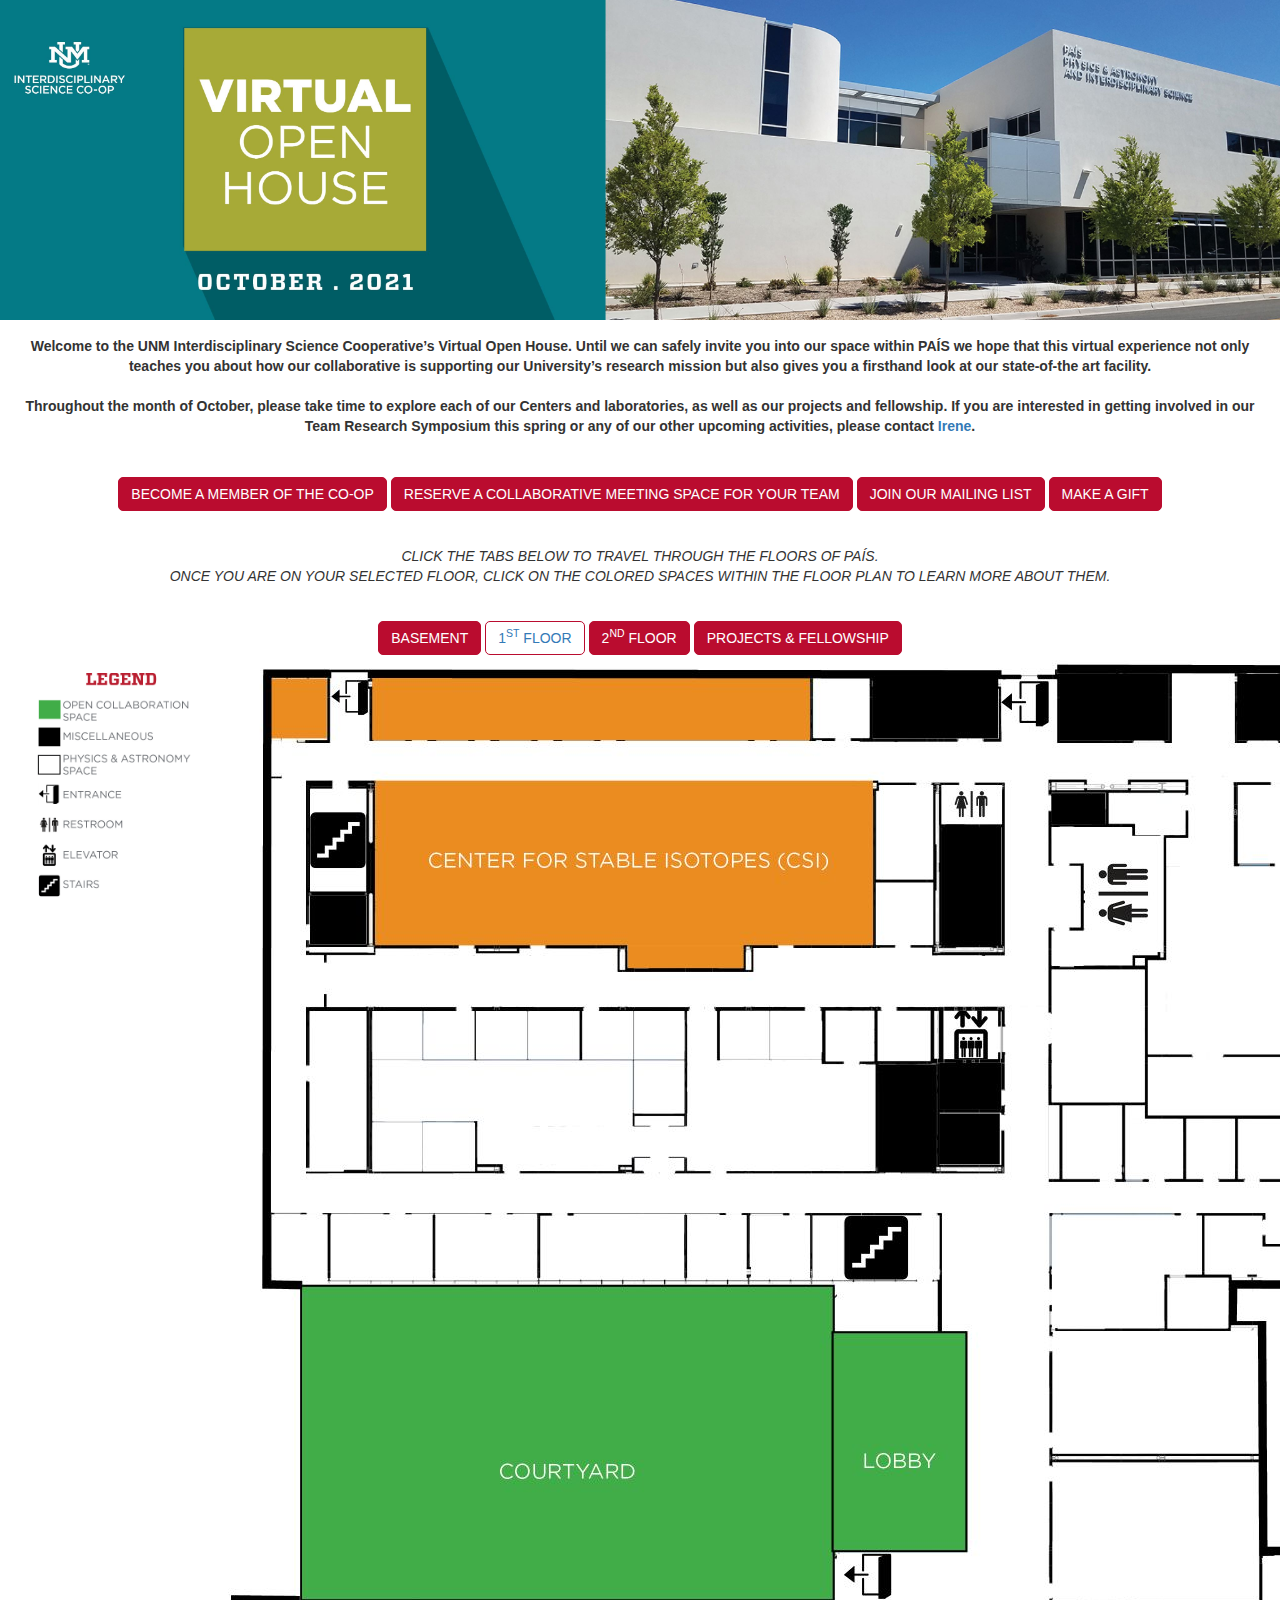
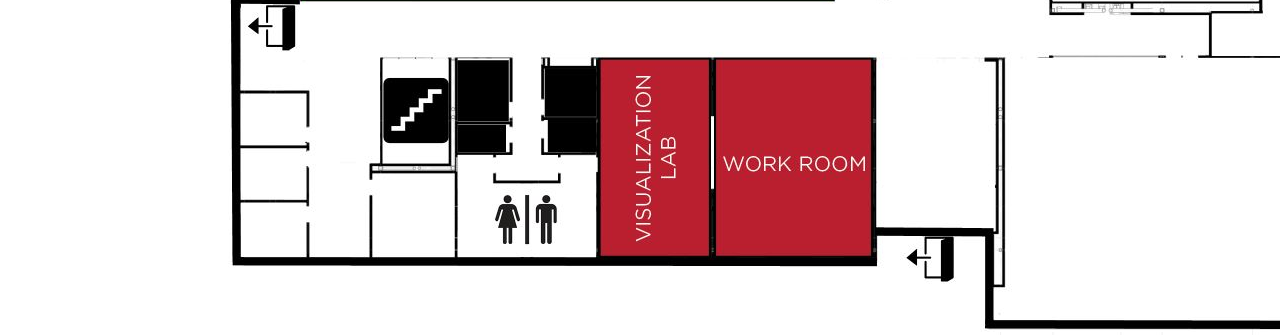
<file: index.html>
<!DOCTYPE html>
<html lang="en">

<head>

<!-- Required meta tags -->
<meta charset="utf-8">
<meta name="viewport" content="width=device-width, initial-scale=1">

<title>UNM PAIS IS Co-op Open House 2021</title>

<script type="text/javascript" src="https://cdnjs.cloudflare.com/ajax/libs/jquery/3.2.1/jquery.min.js"></script>

<!-- Latest compiled and minified CSS -->
<link rel="stylesheet" href="https://stackpath.bootstrapcdn.com/bootstrap/3.4.1/css/bootstrap.min.css" integrity="sha384-HSMxcRTRxnN+Bdg0JdbxYKrThecOKuH5zCYotlSAcp1+c8xmyTe9GYg1l9a69psu" crossorigin="anonymous">

<!-- Latest compiled and minified JavaScript -->
<script src="https://stackpath.bootstrapcdn.com/bootstrap/3.4.1/js/bootstrap.min.js" integrity="sha384-aJ21OjlMXNL5UyIl/XNwTMqvzeRMZH2w8c5cRVpzpU8Y5bApTppSuUkhZXN0VxHd" crossorigin="anonymous"></script>

<script src="js/wz_jsgraphics.js" type="text/javascript"></script>
<script src="js/mapper/mapper.js" type="text/javascript"></script>

<link rel="stylesheet" type="text/css" href="styles_openhouse.css">

</head>

<body> 
<img class="img-responsive" src="img/WEB_HERO_Open House.jpg" alt="WEB_HERO_Open House" >

<div class="alert alert-light text-center" role="alert" id="introDiv">
  <p><b>Welcome to the UNM Interdisciplinary Science Cooperative’s Virtual Open House. Until we can safely invite you 
into our space within PAÍS we hope that this virtual experience not only teaches you about how our 
collaborative is supporting our University’s research mission but also gives you a firsthand look at our state-of-the art facility.
<br/><br/>Throughout the month of October, please take time to explore each of our Centers and laboratories, as well as our projects and fellowship. 
If you are interested in getting involved in our Team Research Symposium this spring or any of our other upcoming activities, please contact <a href = "mailto: igray@unm.edu">Irene</a>.</b></p>
</div>

<div class="text-center">
<div class="btn-group" role="group">
  <a href="https://isco-op.unm.edu/community/membership.html" target="_blank" class="btn btn-primary" >BECOME A MEMBER OF THE CO-OP</a>
  <a href="https://isco-op.unm.edu/meeting-space/room-request.html" target="_blank" class="btn btn-primary" >RESERVE A COLLABORATIVE MEETING SPACE FOR YOUR TEAM</a>
  <a href="https://forms.unm.edu/forms/newsletter_mailing_list_signup" target="_blank" class="btn btn-primary" >JOIN OUR MAILING LIST</a>
  <a href="https://isco-op.unm.edu/community/giving-opportunities.html" target="_blank" class="btn btn-primary" >MAKE A GIFT</a>
</div>
</div>

<p id="tabs"></p>

<p class="text-center"><i><br>CLICK THE TABS BELOW TO TRAVEL THROUGH THE FLOORS OF PAÍS.<br> ONCE YOU ARE ON YOUR SELECTED
FLOOR, CLICK ON THE COLORED SPACES WITHIN THE FLOOR PLAN TO LEARN MORE ABOUT THEM.<br><br></i></p>


<div class="text-center">
    <div class="btn-group" role="group">
        <a href="index0.html#tabs" class="btn btn-primary">BASEMENT</a>
        <a href="index.html#tabs" id="active" class="btn btn-outline-primary">1<sup>ST</sup> FLOOR</a>
        <a href="index2.html#tabs" class="btn btn-primary">2<sup>ND</sup> FLOOR</a>
        <a href="indexpf.html#tabs" class="btn btn-primary">PROJECTS & FELLOWSHIP</a>
    </div>
</div>


<div style="display: flex; justify-content: center;">
    <div class="col-md-2">
        <img class="img-responsive" src="img/Floor Plan Legend.jpg" alt="legend" >
    </div>
    <div class="col-md-10">
        <!-- Image Map Generated by http://www.image-map.net/ -->
        <img class="mapper img-responsive" src="img/L1_V2.jpg" alt="1st floor" width="1200" usemap="#image-map1">
    </div>
</div>

<map name="image-map1">
    <area alt="Viz Lab" data-toggle="modal" data-target="#vizlab" href="#" coords="372,997,483,1195" shape="rect" class="mapper showcoords iborder3320ff icolorffffff" >
    <area alt="Work Room" data-toggle="modal" data-target="#workroom" href="#" coords="489,997,644,1199" shape="rect" class="mapper showcoords iborder3320ff icolorffffff" >
    <area alt="Courtyard" data-toggle="modal" data-target="#courtyard" href="#" coords="74,625,603,939" shape="rect" class="mapper showcoords iborder3320ff icolorffffff" >
    <area alt="Lobby 1st Floor" data-toggle="modal" data-target="#lobby1" href="#" coords="605,673,739,890" shape="rect" class="mapper showcoords iborder3320ff icolorffffff" >
    <area alt="csi0" data-toggle="modal" data-target="#csi" href="#" coords="42,18.5,99,78" shape="rect" id="csi0" class="mapper showcoords iborder3320ff icolorffffff" rel="csi1,csi2">
    <area alt="csi1" data-toggle="modal" data-target="#csi" href="#" coords="143,17,582,79" shape="rect" id="csi1" class="mapper showcoords iborder3320ff icolorffffff" rel="csi0,csi2">
    <area alt="csi2" data-toggle="modal" data-target="#csi" href="#" coords="146,119,648,122,645,285,517,285,517,310,400,308,400,287,147,286" shape="poly" id="csi2" class="mapper showcoords iborder3320ff icolorffffff" rel="csi0,csi1">
</map>

<div class="modal fade" id="vizlab" tabindex="-1" aria-labelledby="vizlab" aria-hidden="true">
  <div class="modal-dialog ">
    <div class="modal-content">
      <div class="modal-header">
        <button type="button" class="close" data-dismiss="modal" aria-label="Close">&times;</button>
        <h5 class="modal-title">Visualization Lab</h5>
      </div>
      <div class="modal-body">

          <img class="img-responsive" src="img/1st Floor/VizLab1.jpg" /> 
          
          <div>
            <a href="https://isco-op.unm.edu/meeting-space/visualization-lab.html" class="btn btn-primary" target="_blank">Website</a>
            <a href="https://isco-op.unm.edu/meeting-space/room-request.html" class="btn btn-primary" target="_blank">Reserve the Space</a>
          </div>
          <p>This isn't your average video wall - it's a groundbreaking visualization environment that brings big understanding to big data. With a 150,000,000 pixel resolution (23,040 x 6480), anything is possible.</p>

          <ul>
            <li>18 4K monitors that can be used as one screen or separately</li>
            <li>8 tables with charging stations</li>
            <li>Seating for up to 20 people</li>
            <li>3 large white boards</li>
            <li>Window shades for privacy, if needed</li>
            <li>Blazing fast Wi-Fi</li>
          </ul>
          <p style="text-align:center;">
          <img class="thumbnail" src="img/1st Floor/VizLab2.jpg" /> 
          </p>
        
      </div>
      <div class="modal-footer">
        <button type="button" class="btn btn-secondary" data-dismiss="modal">Close</button>
      </div>
    
    </div>
  </div>
</div>

<div class="modal fade" id="workroom" tabindex="-1" aria-labelledby="workroom" aria-hidden="true">
  <div class="modal-dialog">
    <div class="modal-content">
      <div class="modal-header">
        <button type="button" class="close" data-dismiss="modal" aria-label="Close">&times;</button>
        <h5 class="modal-title">Work Room</h5>
      </div>
      <div class="modal-body">
  <img  class="img-responsive" src="img/1st Floor/Work Room.jpg" /> 

  <div>
    <a href="https://isco-op.unm.edu/meeting-space/work-room.html" class="btn btn-primary" target="_blank">Website</a>
    <a href="https://isco-op.unm.edu/meeting-space/room-request.html" class="btn btn-primary" target="_blank">Reserve the Space</a>
  </div>
  <p>Break into groups in the work room for code training or bring everyone together for a presentation. The Visualization Lab in the adjoining room also opens into this space, turning the incredible display next door from a research tool into a research training tool. </p>

  <ul>
    <li>One electronic screen with projector</li>
    <li>Seating for up to 40 people</li>
    <li>2 walls of white boards</li>
    <li>Window shades for privacy, if needed</li>
    <li>Complimentary Wi-Fi</li>
  </ul> 
        
      </div>
      <div class="modal-footer">
        <button type="button" class="btn btn-secondary" data-dismiss="modal">Close</button>
      </div>
    
    </div>
  </div>
</div>

<div class="modal fade" id="courtyard" tabindex="-1" aria-labelledby="courtyard" aria-hidden="true">
  <div class="modal-dialog">
    <div class="modal-content">
      <div class="modal-header">
        <button type="button" class="close" data-dismiss="modal" aria-label="Close">&times;</button>
        <h5 class="modal-title"><h5 class="modal-title">PAÍS Courtyard</h5>
      </div>
      <div class="modal-body">
  <img  class="img-responsive" src="img/1st Floor/Courtyard.jpg" /> 

  <p>Everyone who enters PAÍS from the west entrance is greeted to a welcoming sitting area that can be used for group work, to relax, or even for private events (please contact <a href = "mailto: igray@unm.edu">Irene Gray</a> if you are interested in reserving the space). </p>
    
      </div>
      <div class="modal-footer">
        <button type="button" class="btn btn-secondary" data-dismiss="modal">Close</button>
      </div>
    
    </div>
  </div>
</div>

<div class="modal fade" id="lobby1" tabindex="-1" aria-labelledby="lobby1" aria-hidden="true">
  <div class="modal-dialog">
    <div class="modal-content">
      <div class="modal-header">
        <button type="button" class="close" data-dismiss="modal" aria-label="Close">&times;</button>
        <h5 class="modal-title">1<sup>st</sup> Floor Lobby</h5>
      </div>
      <div class="modal-body">
  <img  class="img-responsive" src="img/1st Floor/Lobby_1st_Floor.jpg" /> 

  <p>PAÍS was built with the intent to bring people together and the spaces within it reflect this throughout. Brightly colored areas, like the Lobby, indicate open areas within the building that anyone is welcome to collaborate in at any given moment. No reservation required. White boards, tables, and USB ports are all available in these spaces and everyone has access to the Wi-Fi within the building to expand upon their ideas.
    <br><br> Across from the Lobby is one of our newest installations, the PAÍS donor wall. As a thank you to those who helped make the building and the programs within it possible, the donor wall stands as a testament to the power of people coming together to create change.
  </p>
  <p style="text-align:center;">
  <img class="thumbnail" src="img/1st Floor/Donor Wall.jpg" /> 
  </p>
  <h4 style="text-align:center;">Donor Wall</h4>
        
      </div>
      <div class="modal-footer">
        <button type="button" class="btn btn-secondary" data-dismiss="modal">Close</button>
      </div>
    
    </div>
  </div>
</div>

<div class="modal fade" id="csi" tabindex="-1" aria-labelledby="csi" aria-hidden="true">
  <div class="modal-dialog">
    <div class="modal-content">
      <div class="modal-header">
        <button type="button" class="close" data-dismiss="modal" aria-label="Close">&times;</button>
        <h5 class="modal-title">Center for Stable Isotopes</h5>
      </div>
      <div class="modal-body">
  <img  class="img-responsive" src="img/1st Floor/CSI/CSI2.JPG" />
  <div class="btn-group">
    <a href="https://isco-op.unm.edu/centers/csi.html" class="btn btn-primary" target="_blank">Website</a>
    <button class="btn btn-primary" data-target="#secondModal_csi" data-toggle="modal">Video</button>
    <div class="btn-group">
        <button class="btn btn-primary dropdown-toggle" type="button" id="dropdown-csi" data-toggle="dropdown" aria-expanded="false">News
            <span class="caret"></span></button>
          <ul class="dropdown-menu" aria-labelledby="dropdown-csi">
            <li><a class="dropdown-item" href="https://isco-op.unm.edu/community/news/internationally-recognized-short-course-makes-its-new-home-at-unm.html" target="_blank">Nationally Recognized Short Course Makes Its Home at UNM</a></li>
            <li><a class="dropdown-item" href="https://isco-op.unm.edu/community/news/csi-awarded-three-year-nsf-collaborative-grant.html" target="_blank">CSI Awarded Three-Year NSF Collaborative Grant</a></li>
          </ul>
    </div>
  </div>
    
  <p>As one of the largest stable isotope centers in the United States in terms of instrumentation and cutting-edge analytical capabilities, the Center for Stable Isotopes (CSI) collaborates with approximately 50 universities and research institutions throughout the world on their research. Within this lab, applications range from routine analyses to complex, state-of-the-art measurements that are done in only a handful of other laboratories around the world.</p>
  <p style="text-align:center;" >
  <img class="thumbnail" src="img/1st Floor/CSI/CSI1.jpg" />
  <img class="thumbnail" src="img/1st Floor/CSI/CSI3.jpg" />
  <img class="thumbnail" src="img/1st Floor/CSI/IsoCamp1.jpg" />
  <img class="thumbnail" src="img/1st Floor/CSI/Rock.JPG" />
  </p>
      </div>
      <div class="modal-footer">
        <button type="button" class="btn btn-secondary" data-dismiss="modal">Close</button>
      </div>
    
    </div>
  </div>
</div>

<div class="modal fade" id="secondModal_csi" tabindex="-1" aria-labelledby="secondModal_csi" aria-hidden="true">
  <div class="modal-dialog modal-lg">
    <div class="modal-content">
      <div class="modal-header">
        <button type="button" class="close" data-dismiss="modal" aria-label="Close">&times;</button>
      </div>
      <div class="modal-body">
<div class="embed-responsive embed-responsive-16by9">
            <iframe src="https://www.youtube.com/embed/tqtH-FIS2h8" frameborder="0" allowfullscreen></iframe>
 </div>
      </div>    
    </div>
  </div>
</div>


</body> 
</html>
</file>
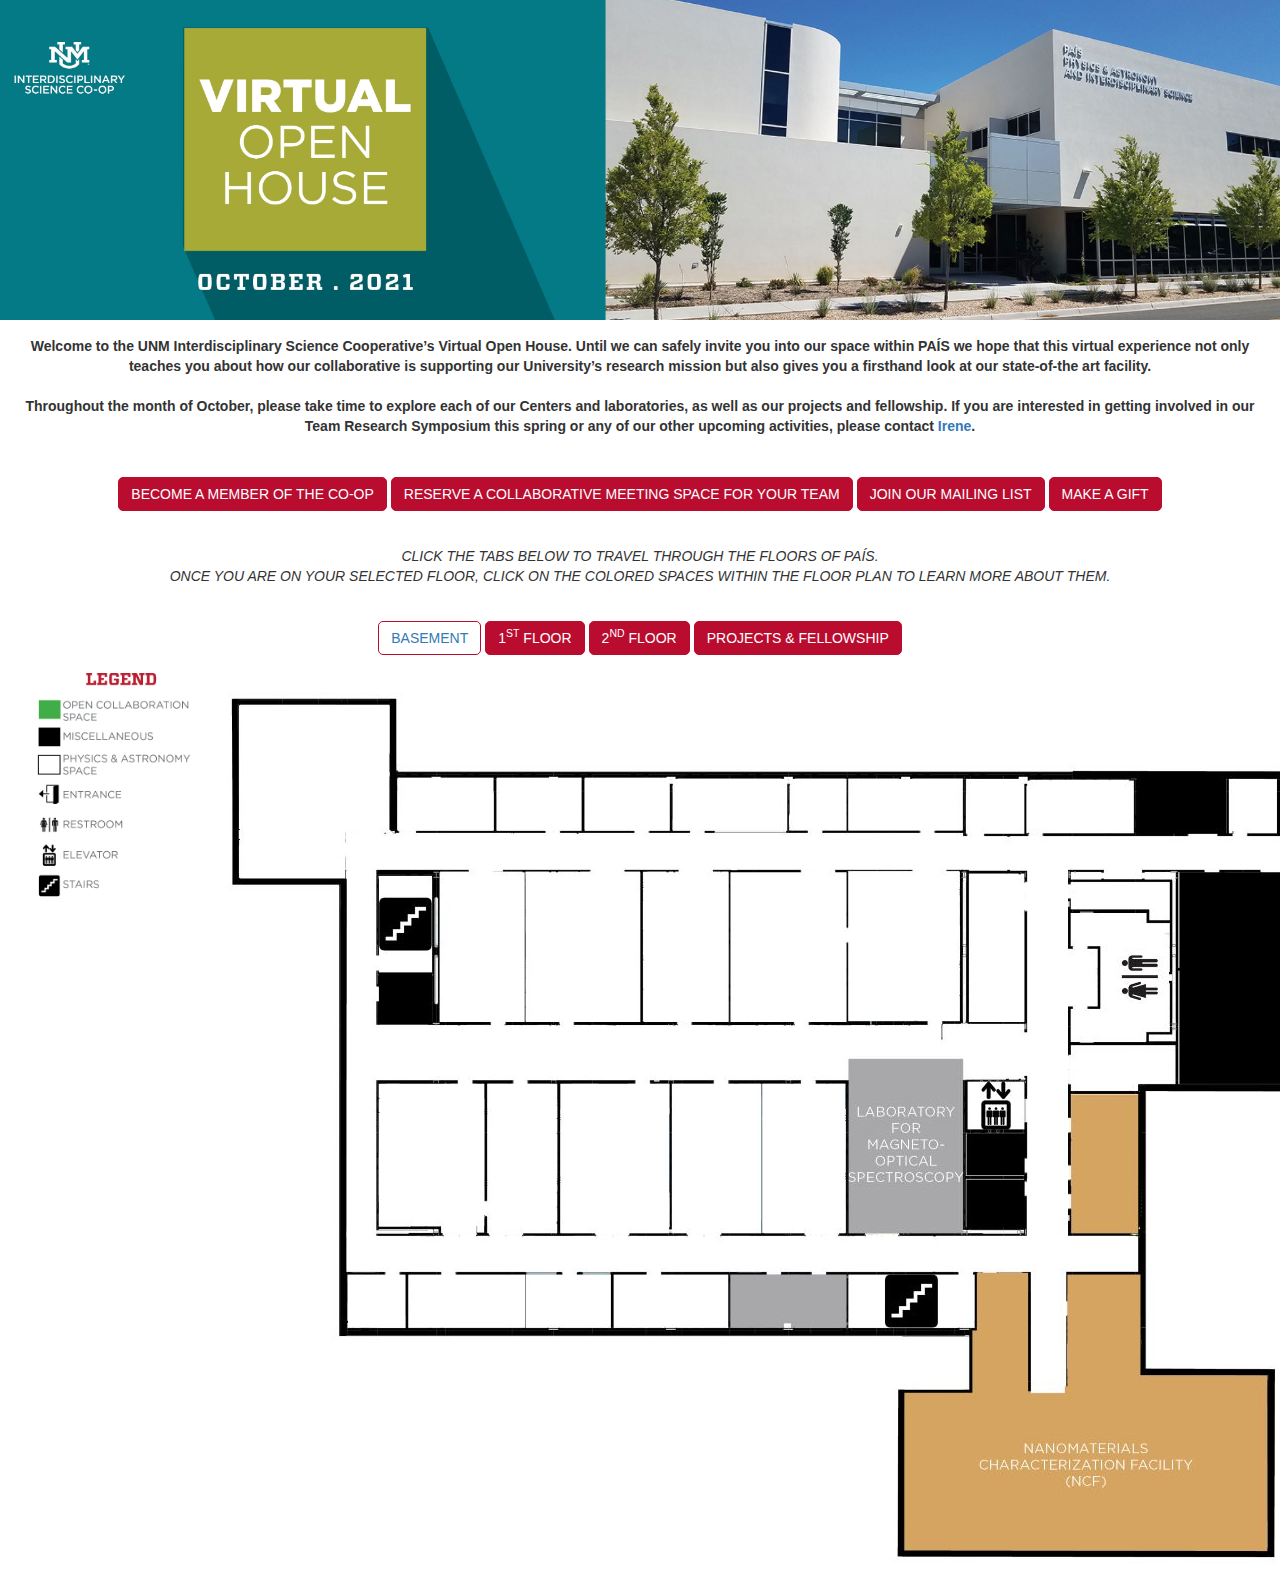
<file: index0.html>
<!DOCTYPE html>
<html lang="en">

<head>

<!-- Required meta tags -->
<meta charset="utf-8">
<meta name="viewport" content="width=device-width, initial-scale=1">

<title>UNM PAIS IS Co-op Open House 2021</title>

<script type="text/javascript" src="https://cdnjs.cloudflare.com/ajax/libs/jquery/3.2.1/jquery.min.js"></script>

<!-- Latest compiled and minified CSS -->
<link rel="stylesheet" href="https://stackpath.bootstrapcdn.com/bootstrap/3.4.1/css/bootstrap.min.css" integrity="sha384-HSMxcRTRxnN+Bdg0JdbxYKrThecOKuH5zCYotlSAcp1+c8xmyTe9GYg1l9a69psu" crossorigin="anonymous">

<!-- Latest compiled and minified JavaScript -->
<script src="https://stackpath.bootstrapcdn.com/bootstrap/3.4.1/js/bootstrap.min.js" integrity="sha384-aJ21OjlMXNL5UyIl/XNwTMqvzeRMZH2w8c5cRVpzpU8Y5bApTppSuUkhZXN0VxHd" crossorigin="anonymous"></script>

<script src="js/wz_jsgraphics.js" type="text/javascript"></script>
<script src="js/mapper/mapper.js" type="text/javascript"></script>

<link rel="stylesheet" type="text/css" href="styles_openhouse.css">

</head>

<body> 
<img class="img-responsive" src="img/WEB_HERO_Open House.jpg" alt="WEB_HERO_Open House" >

<div class="alert alert-light text-center" role="alert" id="introDiv">
  <p><b>Welcome to the UNM Interdisciplinary Science Cooperative’s Virtual Open House. Until we can safely invite you 
into our space within PAÍS we hope that this virtual experience not only teaches you about how our 
collaborative is supporting our University’s research mission but also gives you a firsthand look at our state-of-the art facility.
<br/><br/>Throughout the month of October, please take time to explore each of our Centers and laboratories, as well as our projects and fellowship. 
If you are interested in getting involved in our Team Research Symposium this spring or any of our other upcoming activities, please contact <a href = "mailto: igray@unm.edu">Irene</a>.</b></p>
</div>

<div class="text-center">
<div class="btn-group" role="group">
  <a href="https://isco-op.unm.edu/community/membership.html" target="_blank" class="btn btn-primary" >BECOME A MEMBER OF THE CO-OP</a>
  <a href="https://isco-op.unm.edu/meeting-space/room-request.html" target="_blank" class="btn btn-primary" >RESERVE A COLLABORATIVE MEETING SPACE FOR YOUR TEAM</a>
  <a href="https://forms.unm.edu/forms/newsletter_mailing_list_signup" target="_blank" class="btn btn-primary" >JOIN OUR MAILING LIST</a>
  <a href="https://isco-op.unm.edu/community/giving-opportunities.html" target="_blank" class="btn btn-primary" >MAKE A GIFT</a>
</div>
</div>

<p id="tabs"></p>

<p class="text-center"><i><br>CLICK THE TABS BELOW TO TRAVEL THROUGH THE FLOORS OF PAÍS.<br> ONCE YOU ARE ON YOUR SELECTED
FLOOR, CLICK ON THE COLORED SPACES WITHIN THE FLOOR PLAN TO LEARN MORE ABOUT THEM.<br><br></i></p>


<div class="text-center">
    <div class="btn-group" role="group">
        <a href="index0.html#tabs" id="active" class="btn btn-outline-primary">BASEMENT</a>
        <a href="index.html#tabs" class="btn btn-primary">1<sup>ST</sup> FLOOR</a>
        <a href="index2.html#tabs" class="btn btn-primary">2<sup>ND</sup> FLOOR</a>
        <a href="indexpf.html#tabs" class="btn btn-primary">PROJECTS & FELLOWSHIP</a>
    </div>
</div>


<div style="display: flex; justify-content: center;">
    <div class="col-md-2">
        <img class="img-responsive" src="img/Floor Plan Legend.jpg" alt="legend" >
    </div>

    <div class="col-md-10">
        <!-- Image Map Generated by http://www.image-map.net/ -->
        <img class="mapper img-responsive" src="img/Basement_V2.jpg" alt="basement" width="1200" usemap="#image-map0">
    </div>
</div>

<map name="image-map0">
    <area alt="LMOS" data-toggle="modal" data-target="#LMOS" href="#" coords="621,404,735,573" shape="rect" id="lmos" class="mapper showcoords icolorffffff" rel="lmos1">
    <area alt="lmos1" data-toggle="modal" data-target="#LMOS" href="#" coords="501,613,620,668" shape="rect" id="lmos1" class="mapper showcoords icolorffffff" rel="lmos">
    <area alt="NCF" data-toggle="modal" data-target="#NCF" href="#" coords="746,614,803,614,803,731,837,731,837,615,912,614,915,712,1039,717,1039,892,677,892,675,731,746,731" shape="poly" id="ncf" class="mapper showcoords icolorffffff" rel="ncf1">
    <area alt="ncf1" data-toggle="modal" data-target="#NCF" href="#" coords="842,433,912,575" shape="rect" id="ncf1" class="mapper showcoords icolorffffff" rel="ncf">

</map>


<div class="modal fade" id="LMOS" tabindex="-1" aria-labelledby="LMOS" aria-hidden="true">
  <div class="modal-dialog">
    <div class="modal-content">
      <div class="modal-header">
        <button type="button" class="close" data-dismiss="modal" aria-label="Close">&times;</button>
        <h5 class="modal-title">Laboratory for Magneto-optical Spectroscopy</h5>
      </div>
      <div class="modal-body">

  <img class="img-responsive" src="img/Basement/LMOS/LMOS3.jpg" />
    <div class="btn-group">
        <a href="https://isco-op.unm.edu/centers/msl.html" class="btn btn-primary" target="_blank">Website</a>
        <button class="btn btn-primary" data-target="#secondModal_lmos" data-toggle="modal">Video</button>
    <div class="btn-group">
    <button class="btn btn-primary dropdown-toggle" type="button" id="dropdown-lmos" data-toggle="dropdown" aria-expanded="false">News<span class="caret"></span></button>
        <ul class="dropdown-menu" aria-labelledby="dropdown-lmos">
        <li><a class="dropdown-item" href="https://isco-op.unm.edu/community/news/cutting-edge-education.html" target="_blank">Cutting Edge Education</a></</li>
        </ul>
    </div>
    </div>
    
  <p>Led by director Jeffrey Rack, PhD, the Laboratory for Magneto-optical Spectroscopy is one of a very few number of laboratories world-wide that can make broad-band steady state and time-resolved magneto-optical measurements. This technology promises to reveal electronic and magnetic details from a wide variety of commercially relevant photoactive materials.
    <br><br>By utilizing their expertise in spectroscopy with their chemical knowledge, the lab is uniquely positioned to not only make sophisticated measurements from the femtosecond to microsecond, 
    but to also create tailored materials to optimize and exploit specific chemical interactions. Materials that show large magneto-optical responses are employed in high-technology optical switches and novel optical materials in a variety of applications. The lab’s instruments can even detect UV to the near infrared (N-IR).
  </p>
  
  <p style="text-align:center;">
    <img class="thumbnail" src="img/Basement/LMOS/Jeff.JPG" /> 
    <img class="thumbnail" src="img/Basement/LMOS/LMOS1.jpg" /> 
  </p>
  
      </div>
      <div class="modal-footer">
        <button type="button" class="btn btn-secondary" data-dismiss="modal">Close</button>
      </div>
    
    </div>
  </div>
</div>

<div class="modal fade" id="secondModal_lmos" tabindex="-1" aria-labelledby="secondModal_lmos" aria-hidden="true">
  <div class="modal-dialog modal-lg">
    <div class="modal-content">
      <div class="modal-header">
        <button type="button" class="close" data-dismiss="modal" aria-label="Close">&times;</button>
      </div>
      <div class="modal-body">
        <div class="embed-responsive embed-responsive-16by9">
            <iframe src="https://www.youtube.com/embed/-odbc4Iy5zc" frameborder="0" allowfullscreen></iframe>
        </div>
      </div>
    
    </div>
  </div>
</div>

<div class="modal fade" id="NCF" tabindex="-1" aria-labelledby="NCF" aria-hidden="true">
  <div class="modal-dialog">
    <div class="modal-content">
      <div class="modal-header">
        <button type="button" class="close" data-dismiss="modal" aria-label="Close">&times;</button>
        <h5 class="modal-title">Nanomaterials Characterization Facility</h5>
      </div>
      <div class="modal-body">
<img class="img-responsive" src="img/Basement/NCF/NCF3.jpg" /> 
 <div class="btn-group">
    <a href="https://isco-op.unm.edu/centers/ncf.html" class="btn btn-primary" target="_blank">Website</a>
    <button class="btn btn-primary" data-target="#secondModal_ncf" data-toggle="modal">Video</button>
    <div class="btn-group">
    <button class="btn btn-primary dropdown-toggle" type="button" id="dropdown-ncf" data-toggle="dropdown" aria-expanded="false">News<span class="caret"></span></button>
      <ul class="dropdown-menu" aria-labelledby="dropdown-ncf">
        <li><a class="dropdown-item" href="https://isco-op.unm.edu/community/news/seeing-small-to-think-big.html" target="_blank">Seeing Small to Think Big</a></</li>
        <li><a class="dropdown-item" href="http://news.unm.edu/news/unm-to-purchase-first-electron-microscope-of-its-kind-in-new-mexico" target="_blank">UNM to Purchase First Electron Microscope of its Kind</a></li>
      </ul>
  </div>
 </div>
 
  <p>As the only academic facility of its kind in New Mexico, the Nanomaterials Characterization Facility (NCF) provides a vital resource to researchers throughout the state. The instruments in this lab are capable of X-ray diffraction, scanning electron microscopy, focused ion beam techniques and transmission electron microscopy in order to analyze the chemistry and structure of a variety of synthetic and natural materials. Through multiple collaborations throughout the state, the NCF is able to study everything from minerals found from NASA and JAXA space missions to semiconductors and other man-made materials that support our modern day living.</p>
  
  <p style="text-align:center;">
    <img class="thumbnail" src="img/Basement/NCF/NCF1.jpg" /> 
    <img class="thumbnail" src="img/Basement/NCF/NCF2.jpg" /> 
    <img class="thumbnail" src="img/Basement/NCF/NEOARM2.jpg" /> 
  </p>
  
      </div>
      <div class="modal-footer">
        <button type="button" class="btn btn-secondary" data-dismiss="modal">Close</button>
      </div>
    
    </div>
  </div>
</div>

<div class="modal fade" id="secondModal_ncf" tabindex="-1" aria-labelledby="secondModal_ncf" aria-hidden="true">
  <div class="modal-dialog modal-lg">
    <div class="modal-content">
      <div class="modal-header">
        <button type="button" class="close" data-dismiss="modal" aria-label="Close">&times;</button>
      </div>
      <div class="modal-body">
<div class="embed-responsive embed-responsive-16by9">
            <iframe src="https://www.youtube.com/embed/emLs-Wl_tnM" frameborder="0" allowfullscreen></iframe>
</div>
      </div>
    
    </div>
  </div>
</div>


</body> 
</html>
</file>
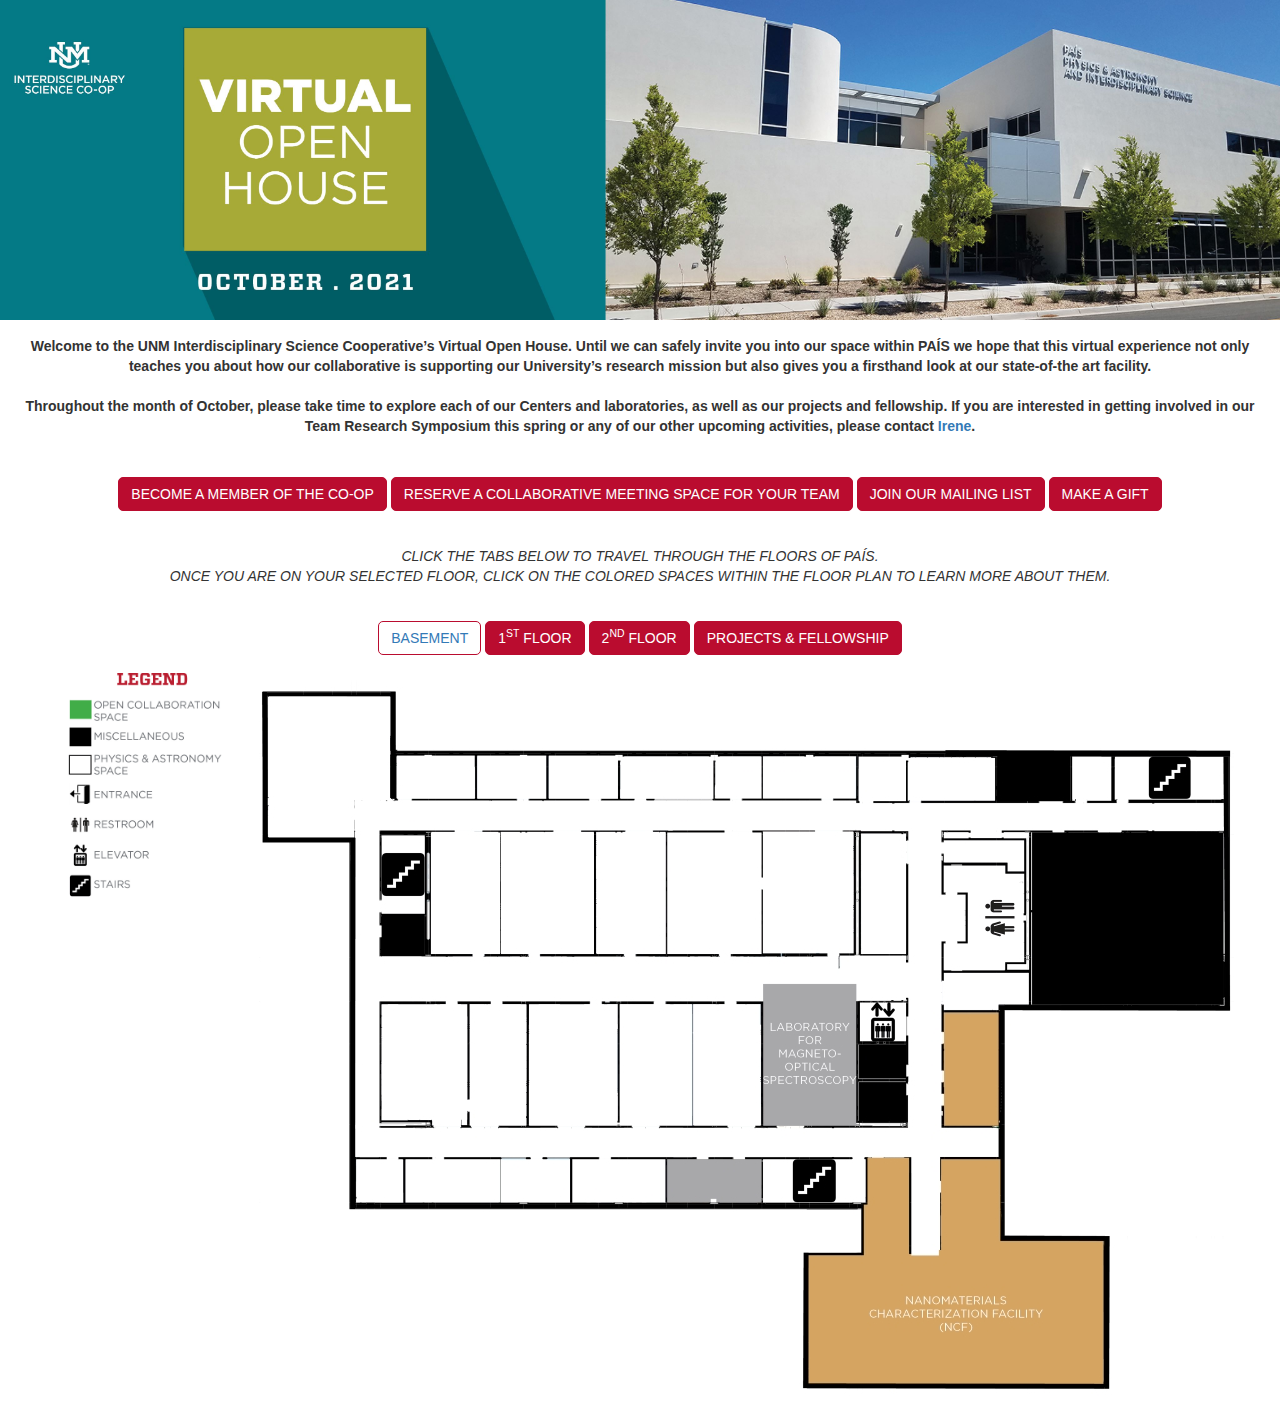
<file: index0_975px.html>
<!DOCTYPE html>
<html lang="en">

<head>

<!-- Required meta tags -->
<meta charset="utf-8">
<meta name="viewport" content="width=device-width, initial-scale=1">

<title>UNM PAIS IS Co-op Open House 2021</title>

<script type="text/javascript" src="https://cdnjs.cloudflare.com/ajax/libs/jquery/3.2.1/jquery.min.js"></script>

<!-- Latest compiled and minified CSS -->
<link rel="stylesheet" href="https://stackpath.bootstrapcdn.com/bootstrap/3.4.1/css/bootstrap.min.css" integrity="sha384-HSMxcRTRxnN+Bdg0JdbxYKrThecOKuH5zCYotlSAcp1+c8xmyTe9GYg1l9a69psu" crossorigin="anonymous">

<!-- Latest compiled and minified JavaScript -->
<script src="https://stackpath.bootstrapcdn.com/bootstrap/3.4.1/js/bootstrap.min.js" integrity="sha384-aJ21OjlMXNL5UyIl/XNwTMqvzeRMZH2w8c5cRVpzpU8Y5bApTppSuUkhZXN0VxHd" crossorigin="anonymous"></script>

<script src="js/wz_jsgraphics.js" type="text/javascript"></script>
<script src="js/mapper/mapper.js" type="text/javascript"></script>

<link rel="stylesheet" type="text/css" href="styles_openhouse.css">

</head>

<body> 
<img class="img-responsive" src="img/WEB_HERO_Open House.jpg" alt="WEB_HERO_Open House" >

<div class="alert alert-light text-center" role="alert" id="introDiv">
  <p><b>Welcome to the UNM Interdisciplinary Science Cooperative’s Virtual Open House. Until we can safely invite you 
into our space within PAÍS we hope that this virtual experience not only teaches you about how our 
collaborative is supporting our University’s research mission but also gives you a firsthand look at our state-of-the art facility.
<br/><br/>Throughout the month of October, please take time to explore each of our Centers and laboratories, as well as our projects and fellowship. 
If you are interested in getting involved in our Team Research Symposium this spring or any of our other upcoming activities, please contact <a href = "mailto: igray@unm.edu">Irene</a>.</b></p>
</div>

<div class="text-center">
<div class="btn-group" role="group">
  <a href="https://isco-op.unm.edu/community/membership.html" target="_blank" class="btn btn-primary" >BECOME A MEMBER OF THE CO-OP</a>
  <a href="https://isco-op.unm.edu/meeting-space/room-request.html" target="_blank" class="btn btn-primary" >RESERVE A COLLABORATIVE MEETING SPACE FOR YOUR TEAM</a>
  <a href="https://forms.unm.edu/forms/newsletter_mailing_list_signup" target="_blank" class="btn btn-primary" >JOIN OUR MAILING LIST</a>
  <a href="https://isco-op.unm.edu/community/giving-opportunities.html" target="_blank" class="btn btn-primary" >MAKE A GIFT</a>
</div>
</div>

<p id="tabs"></p>

<p class="text-center"><i><br>CLICK THE TABS BELOW TO TRAVEL THROUGH THE FLOORS OF PAÍS.<br> ONCE YOU ARE ON YOUR SELECTED
FLOOR, CLICK ON THE COLORED SPACES WITHIN THE FLOOR PLAN TO LEARN MORE ABOUT THEM.<br><br></i></p>


<div class="text-center">
    <div class="btn-group" role="group">
        <a href="index0_975px.html#tabs" id="active" class="btn btn-outline-primary">BASEMENT</a>
        <a href="index_975px.html#tabs" class="btn btn-primary">1<sup>ST</sup> FLOOR</a>
        <a href="index2_975px.html#tabs" class="btn btn-primary">2<sup>ND</sup> FLOOR</a>
        <a href="indexpf.html#tabs" class="btn btn-primary">PROJECTS & FELLOWSHIP</a>
    </div>
</div>


<div style="display: flex; justify-content: center;">
    <div class="col-md-2">
        <img class="img-responsive" src="img/Floor Plan Legend.jpg" alt="legend" >
    </div>

    <div class="col-md-10">
        <!-- Image Map Generated by http://www.image-map.net/ -->
        <img class="mapper img-responsive" src="img/Basement_V2_975px.jpg" alt="basement" width="975" usemap="#image-map0">
    </div>
</div>

<map name="image-map0">
    <area alt="LMOS" data-toggle="modal" data-target="#LMOS" href="#" coords="504,328,597,465" shape="rect" id="lmos" class="mapper showcoords icolorffffff" rel="lmos1">
    <area alt="lmos1" data-toggle="modal" data-target="#LMOS" href="#" coords="407,498,503,542" shape="rect" id="lmos1" class="mapper showcoords icolorffffff" rel="lmos">
    <area alt="NCF" data-toggle="modal" data-target="#NCF" href="#" coords="606,498,652,498,652,593,680,593,680,499,741,498,743,578,844,582,844,724,550,724,548,593,606,593" shape="poly" id="ncf" class="mapper showcoords icolorffffff" rel="ncf1">
    <area alt="ncf1" data-toggle="modal" data-target="#NCF" href="#" coords="684,351,741,467" shape="rect" id="ncf1" class="mapper showcoords icolorffffff" rel="ncf">
</map>


<div class="modal fade" id="LMOS" tabindex="-1" aria-labelledby="LMOS" aria-hidden="true">
  <div class="modal-dialog">
    <div class="modal-content">
      <div class="modal-header">
        <button type="button" class="close" data-dismiss="modal" aria-label="Close">&times;</button>
        <h5 class="modal-title">Laboratory for Magneto-optical Spectroscopy</h5>
      </div>
      <div class="modal-body">

  <img class="img-responsive" src="img/Basement/LMOS/LMOS3.jpg" />
    <div class="btn-group">
        <a href="https://isco-op.unm.edu/centers/msl.html" class="btn btn-primary" target="_blank">Website</a>
        <button class="btn btn-primary" data-target="#secondModal_lmos" data-toggle="modal">Video</button>
    <div class="btn-group">
    <button class="btn btn-primary dropdown-toggle" type="button" id="dropdown-lmos" data-toggle="dropdown" aria-expanded="false">News<span class="caret"></span></button>
        <ul class="dropdown-menu" aria-labelledby="dropdown-lmos">
        <li><a class="dropdown-item" href="https://isco-op.unm.edu/community/news/cutting-edge-education.html" target="_blank">Cutting Edge Education</a></</li>
        </ul>
    </div>
    </div>
    
  <p>Led by director Jeffrey Rack, PhD, the Laboratory for Magneto-optical Spectroscopy is one of a very few number of laboratories world-wide that can make broad-band steady state and time-resolved magneto-optical measurements. This technology promises to reveal electronic and magnetic details from a wide variety of commercially relevant photoactive materials.
    <br><br>By utilizing their expertise in spectroscopy with their chemical knowledge, the lab is uniquely positioned to not only make sophisticated measurements from the femtosecond to microsecond, 
    but to also create tailored materials to optimize and exploit specific chemical interactions. Materials that show large magneto-optical responses are employed in high-technology optical switches and novel optical materials in a variety of applications. The lab’s instruments can even detect UV to the near infrared (N-IR).
  </p>
  
  <p style="text-align:center;">
    <img class="thumbnail" src="img/Basement/LMOS/Jeff.JPG" /> 
    <img class="thumbnail" src="img/Basement/LMOS/LMOS1.jpg" /> 
  </p>
  
      </div>
      <div class="modal-footer">
        <button type="button" class="btn btn-secondary" data-dismiss="modal">Close</button>
      </div>
    
    </div>
  </div>
</div>

<div class="modal fade" id="secondModal_lmos" tabindex="-1" aria-labelledby="secondModal_lmos" aria-hidden="true">
  <div class="modal-dialog modal-lg">
    <div class="modal-content">
      <div class="modal-header">
        <button type="button" class="close" data-dismiss="modal" aria-label="Close">&times;</button>
      </div>
      <div class="modal-body">
        <div class="embed-responsive embed-responsive-16by9">
            <iframe src="https://www.youtube.com/embed/-odbc4Iy5zc" frameborder="0" allowfullscreen></iframe>
        </div>
      </div>
    
    </div>
  </div>
</div>

<div class="modal fade" id="NCF" tabindex="-1" aria-labelledby="NCF" aria-hidden="true">
  <div class="modal-dialog">
    <div class="modal-content">
      <div class="modal-header">
        <button type="button" class="close" data-dismiss="modal" aria-label="Close">&times;</button>
        <h5 class="modal-title">Nanomaterials Characterization Facility</h5>
      </div>
      <div class="modal-body">
<img class="img-responsive" src="img/Basement/NCF/NCF3.jpg" /> 
 <div class="btn-group">
    <a href="https://isco-op.unm.edu/centers/ncf.html" class="btn btn-primary" target="_blank">Website</a>
    <button class="btn btn-primary" data-target="#secondModal_ncf" data-toggle="modal">Video</button>
    <div class="btn-group">
    <button class="btn btn-primary dropdown-toggle" type="button" id="dropdown-ncf" data-toggle="dropdown" aria-expanded="false">News<span class="caret"></span></button>
      <ul class="dropdown-menu" aria-labelledby="dropdown-ncf">
        <li><a class="dropdown-item" href="https://isco-op.unm.edu/community/news/seeing-small-to-think-big.html" target="_blank">Seeing Small to Think Big</a></</li>
        <li><a class="dropdown-item" href="http://news.unm.edu/news/unm-to-purchase-first-electron-microscope-of-its-kind-in-new-mexico" target="_blank">UNM to Purchase First Electron Microscope of its Kind</a></li>
      </ul>
  </div>
 </div>
 
  <p>As the only academic facility of its kind in New Mexico, the Nanomaterials Characterization Facility (NCF) provides a vital resource to researchers throughout the state. The instruments in this lab are capable of X-ray diffraction, scanning electron microscopy, focused ion beam techniques and transmission electron microscopy in order to analyze the chemistry and structure of a variety of synthetic and natural materials. Through multiple collaborations throughout the state, the NCF is able to study everything from minerals found from NASA and JAXA space missions to semiconductors and other man-made materials that support our modern day living.</p>
  
  <p style="text-align:center;">
    <img class="thumbnail" src="img/Basement/NCF/NCF1.jpg" /> 
    <img class="thumbnail" src="img/Basement/NCF/NCF2.jpg" /> 
    <img class="thumbnail" src="img/Basement/NCF/NEOARM2.jpg" /> 
  </p>
  
      </div>
      <div class="modal-footer">
        <button type="button" class="btn btn-secondary" data-dismiss="modal">Close</button>
      </div>
    
    </div>
  </div>
</div>

<div class="modal fade" id="secondModal_ncf" tabindex="-1" aria-labelledby="secondModal_ncf" aria-hidden="true">
  <div class="modal-dialog modal-lg">
    <div class="modal-content">
      <div class="modal-header">
        <button type="button" class="close" data-dismiss="modal" aria-label="Close">&times;</button>
      </div>
      <div class="modal-body">
<div class="embed-responsive embed-responsive-16by9">
            <iframe src="https://www.youtube.com/embed/emLs-Wl_tnM" frameborder="0" allowfullscreen></iframe>
</div>
      </div>
    
    </div>
  </div>
</div>


</body> 
</html>
</file>
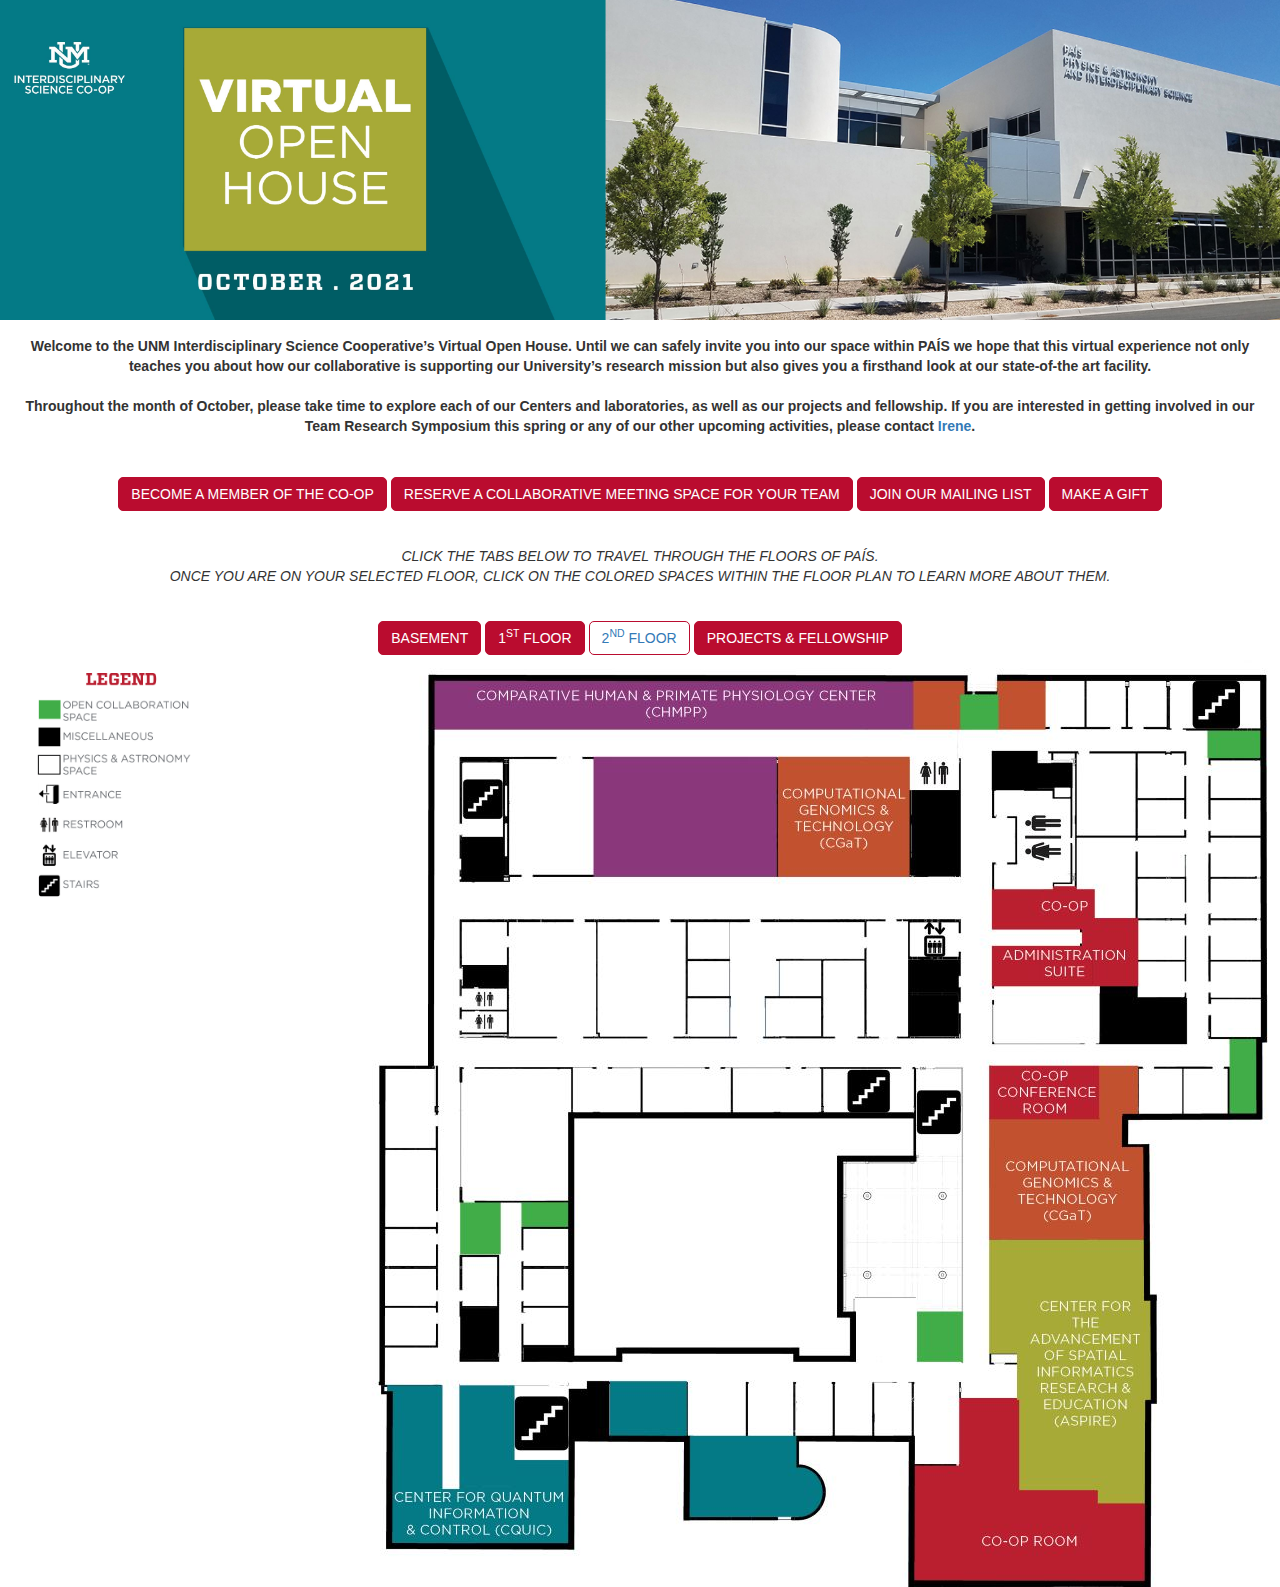
<file: index2.html>
<!DOCTYPE html>
<html lang="en">

<head>

<!-- Required meta tags -->
<meta charset="utf-8">
<meta name="viewport" content="width=device-width, initial-scale=1">

<title>UNM PAIS IS Co-op Open House 2021</title>

<script type="text/javascript" src="https://cdnjs.cloudflare.com/ajax/libs/jquery/3.2.1/jquery.min.js"></script>

<!-- Latest compiled and minified CSS -->
<link rel="stylesheet" href="https://stackpath.bootstrapcdn.com/bootstrap/3.4.1/css/bootstrap.min.css" integrity="sha384-HSMxcRTRxnN+Bdg0JdbxYKrThecOKuH5zCYotlSAcp1+c8xmyTe9GYg1l9a69psu" crossorigin="anonymous">

<!-- Latest compiled and minified JavaScript -->
<script src="https://stackpath.bootstrapcdn.com/bootstrap/3.4.1/js/bootstrap.min.js" integrity="sha384-aJ21OjlMXNL5UyIl/XNwTMqvzeRMZH2w8c5cRVpzpU8Y5bApTppSuUkhZXN0VxHd" crossorigin="anonymous"></script>

<script src="js/wz_jsgraphics.js" type="text/javascript"></script>
<script src="js/mapper/mapper.js" type="text/javascript"></script>

<link rel="stylesheet" type="text/css" href="styles_openhouse.css">

</head>

<body> 
<img class="img-responsive" src="img/WEB_HERO_Open House.jpg" alt="WEB_HERO_Open House" >

<div class="alert alert-light text-center" role="alert" id="introDiv">
  <p><b>Welcome to the UNM Interdisciplinary Science Cooperative’s Virtual Open House. Until we can safely invite you 
into our space within PAÍS we hope that this virtual experience not only teaches you about how our 
collaborative is supporting our University’s research mission but also gives you a firsthand look at our state-of-the art facility.
<br/><br/>Throughout the month of October, please take time to explore each of our Centers and laboratories, as well as our projects and fellowship. 
If you are interested in getting involved in our Team Research Symposium this spring or any of our other upcoming activities, please contact <a href = "mailto: igray@unm.edu">Irene</a>.</b></p>
</div>

<div class="text-center">
<div class="btn-group" role="group">
  <a href="https://isco-op.unm.edu/community/membership.html" target="_blank" class="btn btn-primary" >BECOME A MEMBER OF THE CO-OP</a>
  <a href="https://isco-op.unm.edu/meeting-space/room-request.html" target="_blank" class="btn btn-primary" >RESERVE A COLLABORATIVE MEETING SPACE FOR YOUR TEAM</a>
  <a href="https://forms.unm.edu/forms/newsletter_mailing_list_signup" target="_blank" class="btn btn-primary" >JOIN OUR MAILING LIST</a>
  <a href="https://isco-op.unm.edu/community/giving-opportunities.html" target="_blank" class="btn btn-primary" >MAKE A GIFT</a>
</div>
</div>

<p id="tabs"></p>

<p class="text-center"><i><br>CLICK THE TABS BELOW TO TRAVEL THROUGH THE FLOORS OF PAÍS.<br> ONCE YOU ARE ON YOUR SELECTED
FLOOR, CLICK ON THE COLORED SPACES WITHIN THE FLOOR PLAN TO LEARN MORE ABOUT THEM.<br><br></i></p>


<div class="text-center">
    <div class="btn-group" role="group">
        <a href="index0.html#tabs" class="btn btn-primary">BASEMENT</a>
        <a href="index.html#tabs" class="btn btn-primary">1<sup>ST</sup> FLOOR</a>
        <a href="index2.html#tabs" id="active" class="btn btn-outline-primary">2<sup>ND</sup> FLOOR</a>
        <a href="indexpf.html#tabs" class="btn btn-primary">PROJECTS & FELLOWSHIP</a>
    </div>
</div>


<div style="display: flex; justify-content: center;">
    <div class="col-md-2">
        <img class="img-responsive" src="img/Floor Plan Legend.jpg" alt="legend" >
    </div>
    <div class="col-md-10">
        <!-- Image Map Generated by http://www.image-map.net/ -->
        <img class="mapper img-responsive" src="img/L2_v2.jpg" alt="2nd floor" width="1200" usemap="#image-map2">
    </div>
</div>

<map name="image-map2">
    <area alt="confroom" data-toggle="modal" data-target="#confroom" href="#" coords="762,405,871,460" shape="rect" class="mapper showcoords icolorffffff" >
    <area alt="admin" data-toggle="modal" data-target="#admin" href="#" coords="764,230,865,230,864,258,908,258,908,324,765,324,764,287,854,287,854,268,764,269" shape="poly" class="mapper showcoords icolorffffff" >
    <area alt="lobby2" data-toggle="modal" data-target="#lobby2" href="#" coords="615,503,734,652" shape="rect" class="mapper showcoords icolorffffff" >
    <area alt="coop" data-toggle="modal" data-target="#co-op" href="#" coords="732,740,791,740,791,830,867,832,867,843,917,843,917,922,682,922,682,804,732,804" shape="poly" class="mapper showcoords icolorffffff" >
    
    <area alt="openspace" data-toggle="modal" data-target="#openspace" href="#" coords="233,544,272,596" shape="rect" id="os0" class="mapper showcoords icolorffffff" rel="os1,os2,os3,os4,os5">
    <area alt="openspace1" data-toggle="modal" data-target="#openspace" href="#" coords="296,543,339,566" shape="rect" id="os1" class="mapper showcoords icolorffffff" rel="os0,os2,os3,os4,os5">
    <area alt="openspace2" data-toggle="modal" data-target="#openspace" href="#" coords="689,653,735,701" shape="rect" id="os2" class="mapper showcoords icolorffffff" rel="os1,os0,os3,os4,os5">
    <area alt="openspace3" data-toggle="modal" data-target="#openspace" href="#" coords="733,36,769,69" shape="rect" id="os3" class="mapper showcoords icolorffffff" rel="os1,os2,os0,os4,os5">
    <area alt="openspace4" data-toggle="modal" data-target="#openspace" href="#" coords="982,72,1031,98" shape="rect" id="os4" class="mapper showcoords icolorffffff" rel="os1,os2,os3,os0,os5">
    <area alt="openspace5" data-toggle="modal" data-target="#openspace" href="#" coords="1001,378,1030,454" shape="rect" id="os5" class="mapper showcoords icolorffffff" rel="os1,os2,os3,os4,os0">
    
    <area alt="aspire" data-toggle="modal" data-target="#aspire" href="#" coords="761,582,916,582,916,637,924,637,925,738,918,738,918,845,869,844,869,830,792,829,790,690,761,690" shape="poly" class="mapper showcoords icolorffffff">
    
    <area alt="cgat1" data-toggle="modal" data-target="#cgat" href="#" coords="551,99,681,217" shape="rect" id="cgat0" class="mapper showcoords icolorffffff" rel="cgat1,cgat2,cgat3">
    <area alt="cgat2" data-toggle="modal" data-target="#cgat" href="#" coords="763,457,872,457,872,408,910,408,910,454,895,454,894,484,919,484,917,581,763,581" shape="poly" id="cgat1" class="mapper showcoords icolorffffff" rel="cgat0,cgat2,cgat3">
    <area alt="cgat4" data-toggle="modal" data-target="#cgat" href="#" coords="684,22,735,69" shape="rect" id="cgat2" class="mapper showcoords icolorffffff" rel="cgat1,cgat0,cgat3">
    <area alt="cgat3" data-toggle="modal" data-target="#cgat" href="#" coords="769,21,816,69" shape="rect" id="cgat3" class="mapper showcoords icolorffffff" rel="cgat1,cgat2,cgat0">
    
    <area alt="cquic" data-toggle="modal" data-target="#cquic" href="#" coords="162,725,213,725,213,829,231,829,232,725,286,725,286,800,341,800,339,885,160,884" shape="poly" id="cquic0" class="mapper showcoords icolorffffff" rel="cquic1,cquic2">
    <area alt="cquic1" data-toggle="modal" data-target="#cquic" href="#" coords="380,722,459,779" shape="rect" id="cquic1" class="mapper showcoords icolorffffff" rel="cquic0,cquic2">
    <area alt="cquic2" data-toggle="modal" data-target="#cquic" href="#" coords="460,776,568,778,570,803,588,813,596,825,595,845,582,855,563,858,460,858" shape="poly" id="cquic2" class="mapper showcoords icolorffffff" rel="cquic1,cquic0">

    <area alt="chmpp1" data-toggle="modal" data-target="#chmpp" href="#" coords="208,20,684,70" shape="rect" id="chmpp0" class="mapper showcoords icolorffffff" rel="chmpp1">
    <area alt="chmpp2" data-toggle="modal" data-target="#chmpp" href="#" coords="368,99,550,216" shape="rect" id="chmpp1" class="mapper showcoords icolorffffff" rel="chmpp0">
   
</map>

<div class="modal fade" id="confroom" tabindex="-1" aria-labelledby="confroom" aria-hidden="true">
  <div class="modal-dialog">
    <div class="modal-content">
      <div class="modal-header">
        <button type="button" class="close" data-dismiss="modal" aria-label="Close">&times;</button>
        <h5 class="modal-title">Co-op Conference Room</h5>
      </div>
      <div class="modal-body">

  <img class="img-responsive" src="img/2nd Floor/Co-op Conference Room.jpg" /> 
  <div>
    <a href="https://isco-op.unm.edu/meeting-space/is-conference-room.html" class="btn btn-primary" target="_blank">Website</a>
    <a href="https://isco-op.unm.edu/meeting-space/room-request.html" class="btn btn-primary" target="_blank">Reserve the Space</a>
  </div>
  
  <p>The Co-op Conference Room is a great space for a corporate retreat, a workshop, or even a reception. This bright, light space is the perfect environment for bringing people together in the spirit of collaboration and advancement.</p>

  <ul>
    <li>Seating for 16</li>
    <li>One 4k monitor that can be used for presentations or video conferencing</li>
    <li>2 white boards (the windows to the room can also be used as white boards)</li>
    <li>Window shades for privacy</li>
    <li>Complimentary Wi-Fi</li>
  </ul> 
  
      </div>
      <div class="modal-footer">
        <button type="button" class="btn btn-secondary" data-dismiss="modal">Close</button>
      </div>
    
    </div>
  </div>
</div>

<div class="modal fade" id="co-op" tabindex="-1" aria-labelledby="co-op" aria-hidden="true">
  <div class="modal-dialog">
    <div class="modal-content">
      <div class="modal-header">
        <button type="button" class="close" data-dismiss="modal" aria-label="Close">&times;</button>
        <h5 class="modal-title">IS Co-op Room</h5>
      </div>
      <div class="modal-body">
      
    <img class="img-responsive"  src="img/2nd Floor/Co-op Room2.jpg" /> 
  
  <div>
    <a href="https://isco-op.unm.edu/meeting-space/iscoop_room.html" class="btn btn-primary" target="_blank">Website</a>
    <a href="https://isco-op.unm.edu/meeting-space/room-request.html" class="btn btn-primary" target="_blank">Reserve the Space</a>
  </div>
  
  <p>The Co-op Room is a great space for a corporate retreat, a workshop, or even a reception. This bright, light space is the perfect environment for bringing people together in the spirit of collaboration and advancement.</p>

  <ul>
     <li>Seating for 60</li>
     <li>All furniture can be moved except for the couch</li>
     <li> One 4K presentation monitor</li>
     <li> Plenty of charging stations for your laptops</li>
     <li> 5 mobile white boards, 4 large stationary white boards</li>
     <li> 10 mobile dividers to add privacy to group work, if necessary</li>
     <li> Plenty of natural light, but room is equipped with window shades, if needed</li>
     <li> Complimentary Wi-Fi</li>
  </ul> 
  <p style="text-align:center;">
  <img class="thumbnail" src="img/2nd Floor/Co-op Room1.jpg" /> 
  <img class="thumbnail" src="img/2nd Floor/Co-op Room3.jpg" /> 
  </p>
  
      </div>
      <div class="modal-footer">
        <button type="button" class="btn btn-secondary" data-dismiss="modal">Close</button>
      </div>
    
    </div>
  </div>
</div>


<div class="modal fade" id="admin" tabindex="-1" aria-labelledby="admin" aria-hidden="true">
  <div class="modal-dialog">
    <div class="modal-content">
      <div class="modal-header">
        <button type="button" class="close" data-dismiss="modal" aria-label="Close">&times;</button>
        <h5 class="modal-title">Co-op Office Suite</h5>
      </div>
      <div class="modal-body">
  <div>
    <a href="https://isco-op.unm.edu/index.html" class="btn btn-primary" target="_blank">Website</a>
    <button data-toggle="modal" data-target="#secondModal_admin" class="btn btn-primary" >Video</button>
    <a href="https://isco-op.unm.edu/assets/documents/2020_impact_report.pdf" class="btn btn-primary" target="_blank">Impact Report</a>
    <a href="https://isco-op.unm.edu/community/news/index.html" class="btn btn-primary" target="_blank">News</a>
    <a href="https://www.youtube.com/channel/UClAm1Vm970o0Q7jUjp3ryWA" class="btn btn-primary" target="_blank">Youtube Channel</a>
  </div>
  <p>
  <img class="thumbnail" style="float:right;" src="img/2nd Floor/Co-op Admin Suite.jpg" /> 
    Launched in 2019 in the brand new state-of-the-art Physics & Astronomy Interdisciplinary Science (PAÍS) facility, the University of New Mexico (UNM) Interdisciplinary Science Cooperative (IS Co-op) is dedicated to fostering relationships across disciplines throughout campus and beyond in order to strengthen our research and educational outcomes.
    <br><br>Within the Co-op, we are proud to have seven Centers and Core Laboratories that work with a diverse community of individual principal investigators, centers, and labs throughout the world in order to broaden their research outcomes. The IS Co-op is dedicated to supporting their efforts by providing them with the resources necessary to develop fresh, bold ideas that inspire and expand upon their research.
    <br><br>From various collaborative spaces designed to inspire teamwork, to events and project support designed to promote and engage new ideas, the IS Co-op is creating a foundation of success for the University - and beyond. The work being done here stands to significantly impact the state of New Mexico: the individuals leading our labs are providing our students an education that is on par with other top Universities throughout the country and those students are leaving equipped to invent the technologies, start the companies, and solve the problems of tomorrow.
  </p> 
  
      </div>
      <div class="modal-footer">
        <button type="button" class="btn btn-secondary" data-dismiss="modal">Close</button>
      </div>
    
    </div>
  </div>
</div>

<div class="modal fade" id="secondModal_admin" tabindex="-1" aria-labelledby="secondModal_admin" aria-hidden="true">
  <div class="modal-dialog modal-lg">
    <div class="modal-content">
      <div class="modal-header">
        <button type="button" class="close" data-dismiss="modal" aria-label="Close">&times;</button>
      </div>
      <div class="modal-body">
        <div class="embed-responsive embed-responsive-16by9">
            <iframe src="https://www.youtube.com/embed/lnWnjVwngtg" frameborder="0" allowfullscreen></iframe>
        </div>
      </div>
    
    </div>
  </div>
</div>

<div class="modal fade" id="lobby2" tabindex="-1" aria-labelledby="lobby2" aria-hidden="true">
  <div class="modal-dialog">
    <div class="modal-content">
      <div class="modal-header">
        <button type="button" class="close" data-dismiss="modal" aria-label="Close">&times;</button>
        <h5 class="modal-title">Lobby looking down from 2<sup>nd</sup> floor</h5>
      </div>
      <div class="modal-body">
  <img class="img-responsive" src="img/2nd Floor/Lobby_2nd_Floor.jpg" /> 
      </div>
    </div>
  </div>
</div>

<div class="modal fade" id="openspace" tabindex="-1" aria-labelledby="openspace" aria-hidden="true">
  <div class="modal-dialog">
    <div class="modal-content">
      <div class="modal-header">
        <button type="button" class="close" data-dismiss="modal" aria-label="Close">&times;</button>
        <h5 class="modal-title">Open Collaborative Spaces</h5>
      </div>
      <div class="modal-body">
    <img class="img-responsive" src="img/2nd Floor/Collaborative space.jpg" /> 
    
  <p>PAÍS was built with the intent to bring people together and the spaces within it reflect this throughout. Brightly colored areas within the building, like this one, indicate open spaces that anyone is welcome to collaborate in at any given moment. No reservation required. White boards, tables, and USB ports are all available in these spaces and everyone has access to the Wi-Fi within the building to expand upon their ideas.</p>
  
      </div>
    </div>
  </div>
</div>


<div class="modal fade" id="aspire" tabindex="-1" aria-labelledby="aspire" aria-hidden="true">
  <div class="modal-dialog">
    <div class="modal-content">
      <div class="modal-header">
        <button type="button" class="close" data-dismiss="modal" aria-label="Close">&times;</button>
        <h5 class="modal-title">Center for the Advancement of Spatial Informatics Research and Education (ASPIRE)</h5>
      </div>
      <div class="modal-body">

  <img class="img-responsive" src="img/2nd Floor/ASPIRE/ASPIRE1.jpg" />
  <div class="btn-group">
    <a href="https://isco-op.unm.edu/centers/aspire.html" class="btn btn-primary" target="_blank">Website</a>
    <button data-toggle="modal" data-target="#secondModal_ASPIRE" class="btn btn-primary">Video</button>
    <button data-toggle="modal" data-target="#secondModal_ducks" class="btn btn-primary">Ducks & Drones</button>
   <div class="btn-group"> 
    <button class="btn btn-primary dropdown-toggle" type="button" id="dropdown-aspire" data-toggle="dropdown" aria-expanded="false">News<span class="caret"></span></button>
      <ul class="dropdown-menu" aria-labelledby="dropdown-aspire">
        <li><a class="dropdown-item" href="https://isco-op.unm.edu/community/news/marshall-plan.html" target="_blank">Marshall Plan</a></li>
        <li><a class="dropdown-item" href="https://isco-op.unm.edu/community/news/building-community-partnerships.html" target="_blank">Building Community Partnerships</a></li>
      </ul>
    </div>  
  </div>
  
  <p>Formally established in 2020, the Center for the Advancement of Spatial Informatics Research and Education (ASPIRE) researches methods for the capture, analysis, and representation of spatial data characterizing physical and social phenomena, commonly referred to as Geographic Information Science (GIScience). GIScience is an inherently integrative field of study, relying on virtually all engineering fields for technological and theoretical advancements, and having applications in virtually all sciences. 
   ASPIRE is currently working with the US Fish & Wildlife Service (USFWS) outreach coordinators to create learning modules and lesson plans to encourage classrooms around the country to participate in the Ducks and Drones project. They hope to build a broad-reaching education and outreach network that the USFWS can use to engage students on other wildlife and technology related topics in the future.
   <br><br>ASPIRE brings together faculty with expertise and cutting-edge research portfolios in a broad range of GIScience sub-fields, including spatial modeling, geo-visualization, remote sensing, and spatial statistics.
  </p> 
  <p style="text-align:center;">
  <img class="thumbnail" src="img/2nd Floor/ASPIRE/ASPIRE2.jpg" /> 
  </p>
      </div>
      <div class="modal-footer">
        <button type="button" class="btn btn-secondary" data-dismiss="modal">Close</button>
      </div>
    
    </div>
  </div>
</div>

<div class="modal fade" id="secondModal_ASPIRE" tabindex="-1" aria-labelledby="secondModal_ASPIRE" aria-hidden="true">
  <div class="modal-dialog modal-lg">
    <div class="modal-content">
      <div class="modal-header">
        <button type="button" class="close" data-dismiss="modal" aria-label="Close">&times;</button>
      </div>
      <div class="modal-body">
        <div class="embed-responsive embed-responsive-16by9">
            <iframe src="https://www.youtube.com/embed/dnAeLyVLdfA" frameborder="0" allowfullscreen></iframe>
        </div>
      </div>
    
    </div>
  </div>
</div>

<div class="modal fade" id="secondModal_ducks" tabindex="-1" aria-labelledby="secondModal_ducks" aria-hidden="true">
  <div class="modal-dialog modal-lg">
    <div class="modal-content">
      <div class="modal-header">
        <button type="button" class="close" data-dismiss="modal" aria-label="Close">&times;</button>
      </div>
      <div class="modal-body">
        <div class="embed-responsive embed-responsive-16by9">
            <iframe src="https://www.youtube.com/embed/M2gTwQftxz4" frameborder="0" allowfullscreen></iframe>
        </div>
      </div>
    
    </div>
  </div>
</div>

<div class="modal fade" id="cgat" tabindex="-1" aria-labelledby="cgat" aria-hidden="true">
  <div class="modal-dialog">
    <div class="modal-content">
      <div class="modal-header">
        <button type="button" class="close" data-dismiss="modal" aria-label="Close">&times;</button>
        <h5 class="modal-title">Computational Genomics and Technology (CGaT) Laboratory</h5>
      </div>
      <div class="modal-body">
        <img class="img-responsive" src="img/2nd Floor/CGaT/CGaT.JPG" />
       
       <div class="btn-group">
        <a href="https://isco-op.unm.edu/centers/cgat.html" class="btn btn-primary" target="_blank">Website</a>
        <button data-toggle="modal" data-target="#secondModal_cgat" class="btn btn-primary">Video</button>
        <button data-toggle="modal" data-target="#secondModal_ship" class="btn btn-primary">SHIP Presentation</button>
       <div class="btn-group">
       <button class="btn btn-primary dropdown-toggle" type="button" id="dropdown-cgat" data-toggle="dropdown" aria-expanded="false">News<span class="caret"></span></button>
          <ul class="dropdown-menu" aria-labelledby="dropdown-cgat">
            <li><a class="dropdown-item" href="https://isco-op.unm.edu/community/news/improving-testing-and-tracing-of-covid-19.html" target="_blank">Improving Testing and Tracing for COVID-19</a></li>
            <li><a class="dropdown-item" href="https://isco-op.unm.edu/community/ship.html" target="_blank">SHIP Award Announcement</a></li>
            <li><a class="dropdown-item" href="https://isco-op.unm.edu/community/news/first-recipients-of-ship-award-selected.html" target="_blank">First Recipients of SHIP Award Selected</a></li>
          </ul>
        </div>
      </div>

  <p>CGaT is unique in not only the way it is revolutionizing DNA sequencing, but in how this research is being examined. The analysis of complex genomic data sets has become a powerful approach for understanding how biological systems including molecules, cells, and organisms process inputs, and coordinate responses.</p> 
  <p style="text-align:center;">
      <img class="thumbnail" src="img/2nd Floor/CGaT/PXL_20210916_172810266.jpg" />
      <img class="thumbnail" src="img/2nd Floor/CGaT/PXL_20210916_PORTRAIT.jpg" />
      <img class="thumbnail" src="img/2nd Floor/CGaT/Jeremy2.JPG" />
  </p>
      </div>
      
      <div class="modal-footer">
        <button type="button" class="btn btn-secondary" data-dismiss="modal">Close</button>
      </div>
  </div>
  </div>
</div>

<div class="modal fade" id="secondModal_cgat" tabindex="-1" aria-labelledby="secondModal_cgat" aria-hidden="true">
  <div class="modal-dialog modal-lg">
    <div class="modal-content">
      <div class="modal-header">
        <button type="button" class="close" data-dismiss="modal" aria-label="Close">&times;</button>
      </div>
      <div class="modal-body">
        <div class="embed-responsive embed-responsive-16by9">
            <iframe src="https://www.youtube.com/embed/F68r9fQc364" frameborder="0" allowfullscreen></iframe>
        </div>
      </div>
    </div>
  </div>
</div>

<div class="modal fade" id="secondModal_ship" tabindex="-1" aria-labelledby="secondModal_ship" aria-hidden="true">
  <div class="modal-dialog modal-lg">
    <div class="modal-content">
      <div class="modal-header">
        <button type="button" class="close" data-dismiss="modal" aria-label="Close">&times;</button>
      </div>
      <div class="modal-body">
        <div class="embed-responsive embed-responsive-16by9">
            <iframe src="https://www.youtube.com/embed/S1fzDV5sHlA?start=495&end=764" frameborder="0" allowfullscreen></iframe>
        </div>
      </div>
    </div>
  </div>
</div>

<div class="modal fade" id="cquic" tabindex="-1" aria-labelledby="cquic" aria-hidden="true">
  <div class="modal-dialog">
    <div class="modal-content">
      <div class="modal-header">
        <button type="button" class="close" data-dismiss="modal" aria-label="Close">&times;</button>
        <h5 class="modal-title">Center for Quantum Information and Control</h5>
      </div>
      <div class="modal-body">
        <img class="img-responsive" src="img/2nd Floor/CQuIC/CQuIC Lab2.jpg"  />
        
        <div class="btn-group">
        <a href="https://isco-op.unm.edu/centers/cquic.html" class="btn btn-primary" target="_blank">Website</a>
        <button data-toggle="modal" data-target="#secondModal_cquic" class="btn btn-primary">Video</button>
       <div class="btn-group">
       <button class="btn btn-primary dropdown-toggle" type="button" id="dropdown-cquic" data-toggle="dropdown" aria-expanded="false">News<span class="caret"></span></button>
          <ul class="dropdown-menu" aria-labelledby="dropdown-cquic">
            <li><a class="dropdown-item" href="https://isco-op.unm.edu/community/news/cquic-frhtp.html" target="_blank">CQuIC Awarded $3 Million from NSF</a></li>
            <li><a class="dropdown-item" href="http://news.unm.edu/news/new-115-million-quantum-systems-accelerator-to-pioneer-quantum-technologies-for-discovery-science" target="_blank">Quantum Systems Accelerator</a></li>
            <li><a class="dropdown-item" href="http://news.unm.edu/news/unms-cquic-to-collaborate-with-cu-boulder-as-part-of-nsfs-quantum-leap-challenge-institutes" target="_blank">Quantum Leap Challenge Institutes</a></li>
          </ul>
       </div>
        </div>

  <p>
  The Center for Quantum Information and Control (CQuIC), as part of the Interdisciplinary Science Co-op, is well positioned as an established hub for Quantum Information Science (QIS) collaboration activities that focus on theoretical and experimental research, education, and workforce development. CQuIC is instrumental in growing New Mexico’s participation in expanding the National Quantum Initiative (NQI) to extend the reach of QIS in pioneering new practical advances in quantum systems. CQuIC continues to strengthen partnerships with adjunct faculty from Sandia National Laboratories and Los Alamos National Laboratory who provide a broader focus for CQuIC’s QIS research as well as employment opportunities for CQuIC graduate students. CQuIC's interdisciplinary reach grows, with new activities in UNM Departments of Chemistry and Chemical Biology, Computer Science, and Electrical and Computer Engineering.  CQuIC’s goal is to promote and develop multidisciplinary research and education in QIS at the undergraduate, graduate, and postdoctoral level at UNM.
  </p>
  <p style="text-align:center;">
      <img class="thumbnail" src="img/2nd Floor/CQuIC/CQuIC2.jpg" /> 
      <img class="thumbnail" src="img/2nd Floor/CQuIC/PXL_20210916_173038376.jpg" /> 
      <img class="thumbnail" src="img/2nd Floor/CQuIC/PXL_20210916_173228057.jpg" /> 
  </p>
    </div>
      
      <div class="modal-footer">
        <button type="button" class="btn btn-secondary" data-dismiss="modal">Close</button>
      </div>
    
    </div>
  </div>
</div>

<div class="modal fade" id="secondModal_cquic" tabindex="-1" aria-labelledby="secondModal_cquic" aria-hidden="true">
  <div class="modal-dialog modal-lg">
    <div class="modal-content">
      <div class="modal-header">
        <button type="button" class="close" data-dismiss="modal" aria-label="Close">&times;</button>
      </div>
      <div class="modal-body">
<div class="embed-responsive embed-responsive-16by9">
            <iframe src="https://www.youtube.com/embed/57NFJI9tng0" frameborder="0" allowfullscreen></iframe>
</div>
      </div>
    
    </div>
  </div>
</div>

<div class="modal fade" id="chmpp" tabindex="-1" aria-labelledby="chmpp" aria-hidden="true">
  <div class="modal-dialog">
    <div class="modal-content">
      <div class="modal-header">
        <button type="button" class="close" data-dismiss="modal" aria-label="Close">&times;</button>
        <h5 class="modal-title">Comparative HuMan and Primate Physiology (CHmPP) Center</h5>
      </div>
      <div class="modal-body">
        <img class="img-responsive" src="img/2nd Floor/CHmPP/CHmPP Lab1.jpg" />

        <div class="btn-group">
            <a href="https://isco-op.unm.edu/centers/chmpp.html" class="btn btn-primary" target="_blank">Website</a>
            <button data-toggle="modal" data-target="#secondModal_chmpp0" class="btn btn-primary">Video</button>
            <button data-toggle="modal" data-target="#secondModal_chmpp1" class="btn btn-primary">Leakey Foundation presentation</button>
          <div class="btn-group">
          <button class="btn btn-primary dropdown-toggle" type="button" id="dropdown-chmpp" data-toggle="dropdown" aria-expanded="false">News<span class="caret"></span></button>
              <ul class="dropdown-menu" aria-labelledby="dropdown-chmpp">
                <li><a class="dropdown-item" href="http://news.unm.edu/news/early-experiences-shape-aggression-in-young-chimpanzees" target="_blank">Early Experiences Shape Aggression in Chimpanzees</a></li>
                <li><a class="dropdown-item" href="http://news.unm.edu/news/research-shows-aging-chimps-like-humans-value-friendships" target="_blank">Aging Chimps Value Friendships</a></li>
                <li><a class="dropdown-item" href="http://news.unm.edu/news/chimpanzee-research-may-shed-new-light-on-human-aging" target="_blank">Chimpanzee Research Sheds New Light on Human Aging</a></li> 
              </ul>
          </div>    
        </div>
        
          <p>The CHmPP Center specializes in the development and application of minimally-invasive methodologies for integrating biological samples into research in the behavioral and health sciences. We are a BSL-2 laboratory with the capacity to conduct a wide range of assay and sample extraction procedures enabling the analysis of blood and blood spots, urine, feces, saliva, and hair, as well as plant and skeletal material. We serve as a center for student training and provide cost-effective fee-for-service work for a variety of collaborators in fields including human biology, anthropology, psychology, ecology, and the biomedical sciences.</p>
          <p style="text-align:center;">
          <img class="thumbnail" src="img/2nd Floor/CHmPP/CHmPP Lab2.jpg" /> 
          <img class="thumbnail" src="img/2nd Floor/CHmPP/CHmPP Lab3.jpg" /> 
          </p>
      </div>
  
      <div class="modal-footer">
        <button type="button" class="btn btn-secondary" data-dismiss="modal">Close</button>
      </div>
    
    </div>
  </div>
</div>

<div class="modal fade" id="secondModal_chmpp0" tabindex="-1" aria-labelledby="secondModal_chmpp0" aria-hidden="true">
  <div class="modal-dialog modal-lg">
    <div class="modal-content">
      <div class="modal-header">
        <button type="button" class="close" data-dismiss="modal" aria-label="Close">&times;</button>
      </div>
      <div class="modal-body">
<div class="embed-responsive embed-responsive-16by9">
            <iframe src="https://www.youtube.com/embed/x7W1D3nyYsg" frameborder="0" allowfullscreen></iframe>
</div>
      </div>
    
    </div>
  </div>
</div>

<div class="modal fade" id="secondModal_chmpp1" tabindex="-1" aria-labelledby="secondModal_chmpp0" aria-hidden="true">
  <div class="modal-dialog modal-lg">
    <div class="modal-content">
      <div class="modal-header">
        <button type="button" class="close" data-dismiss="modal" aria-label="Close">&times;</button>
      </div>
      <div class="modal-body">
<div class="embed-responsive embed-responsive-16by9">
            <iframe src="https://www.youtube.com/embed/akYIF0fCc2k?start=85&end=332" frameborder="0" allowfullscreen></iframe>
</div>
      </div>
    
    </div>
  </div>
</div>


</body> 
</html>
</file>
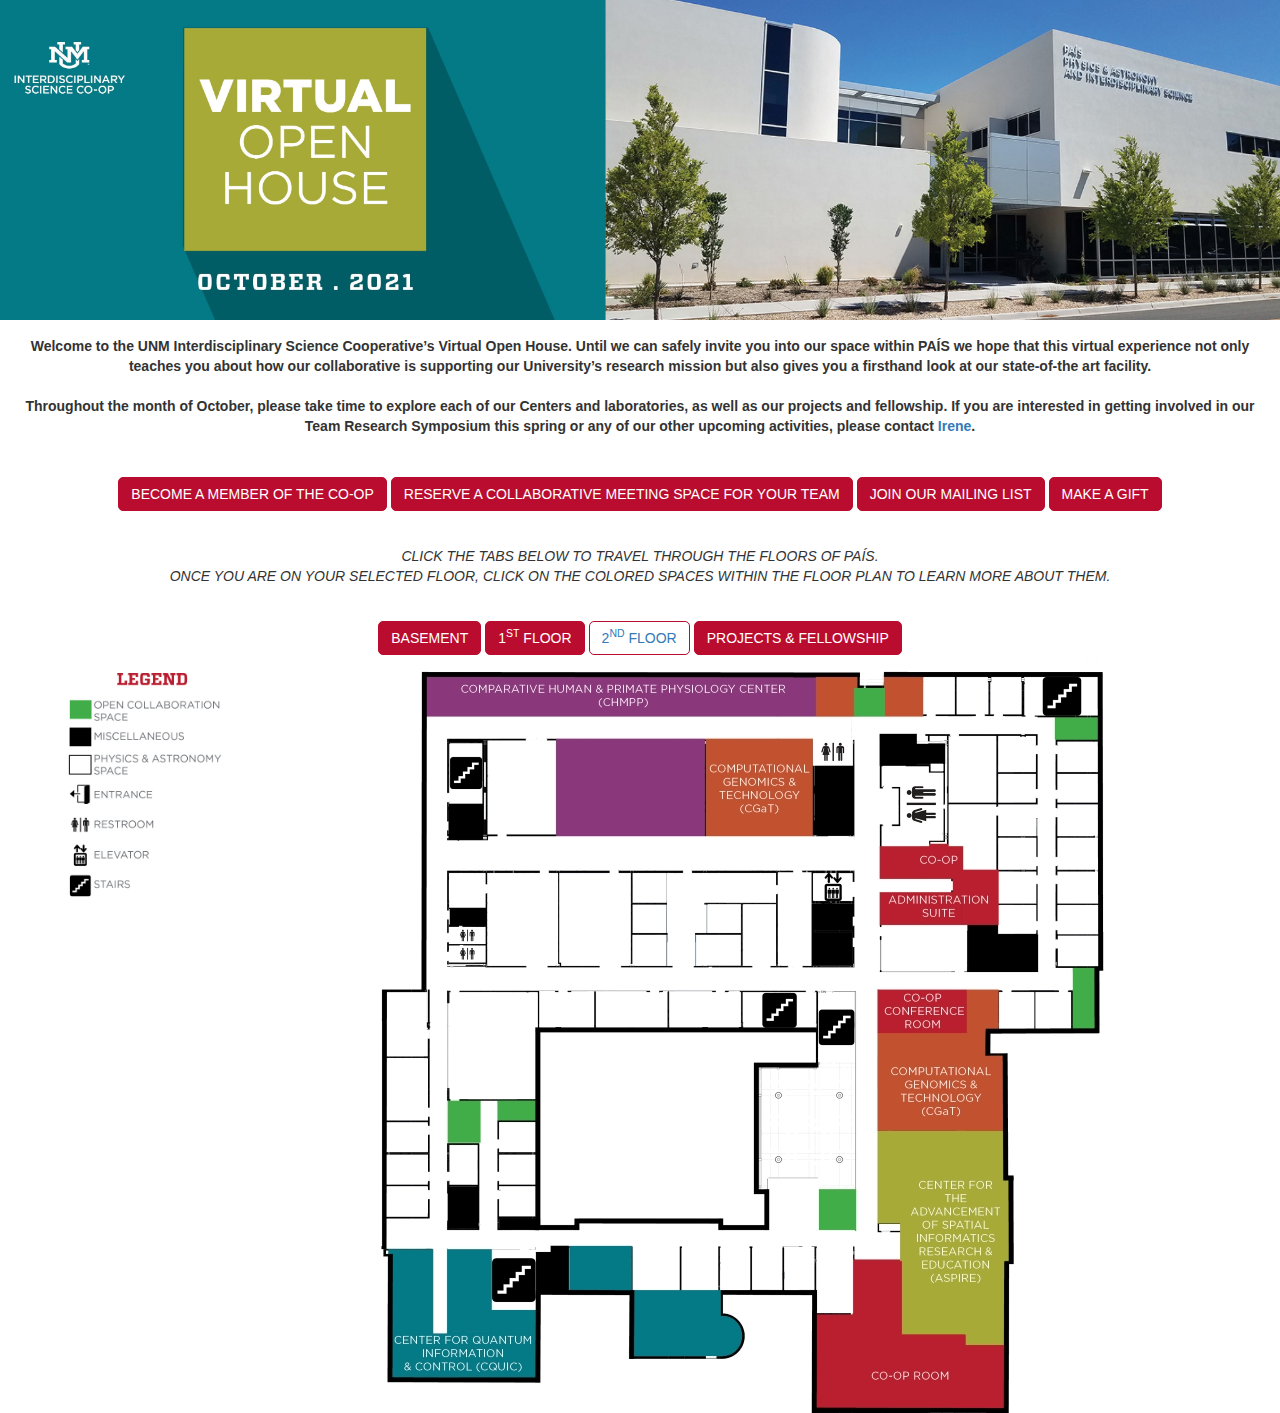
<file: index2_975px.html>
<!DOCTYPE html>
<html lang="en">

<head>

<!-- Required meta tags -->
<meta charset="utf-8">
<meta name="viewport" content="width=device-width, initial-scale=1">

<title>UNM PAIS IS Co-op Open House 2021</title>

<script type="text/javascript" src="https://cdnjs.cloudflare.com/ajax/libs/jquery/3.2.1/jquery.min.js"></script>

<!-- Latest compiled and minified CSS -->
<link rel="stylesheet" href="https://stackpath.bootstrapcdn.com/bootstrap/3.4.1/css/bootstrap.min.css" integrity="sha384-HSMxcRTRxnN+Bdg0JdbxYKrThecOKuH5zCYotlSAcp1+c8xmyTe9GYg1l9a69psu" crossorigin="anonymous">

<!-- Latest compiled and minified JavaScript -->
<script src="https://stackpath.bootstrapcdn.com/bootstrap/3.4.1/js/bootstrap.min.js" integrity="sha384-aJ21OjlMXNL5UyIl/XNwTMqvzeRMZH2w8c5cRVpzpU8Y5bApTppSuUkhZXN0VxHd" crossorigin="anonymous"></script>

<script src="js/wz_jsgraphics.js" type="text/javascript"></script>
<script src="js/mapper/mapper.js" type="text/javascript"></script>

<link rel="stylesheet" type="text/css" href="styles_openhouse.css">

</head>

<body> 
<img class="img-responsive" src="img/WEB_HERO_Open House.jpg" alt="WEB_HERO_Open House" >

<div class="alert alert-light text-center" role="alert" id="introDiv">
  <p><b>Welcome to the UNM Interdisciplinary Science Cooperative’s Virtual Open House. Until we can safely invite you 
into our space within PAÍS we hope that this virtual experience not only teaches you about how our 
collaborative is supporting our University’s research mission but also gives you a firsthand look at our state-of-the art facility.
<br/><br/>Throughout the month of October, please take time to explore each of our Centers and laboratories, as well as our projects and fellowship. 
If you are interested in getting involved in our Team Research Symposium this spring or any of our other upcoming activities, please contact <a href = "mailto: igray@unm.edu">Irene</a>.</b></p>
</div>

<div class="text-center">
<div class="btn-group" role="group">
  <a href="https://isco-op.unm.edu/community/membership.html" target="_blank" class="btn btn-primary" >BECOME A MEMBER OF THE CO-OP</a>
  <a href="https://isco-op.unm.edu/meeting-space/room-request.html" target="_blank" class="btn btn-primary" >RESERVE A COLLABORATIVE MEETING SPACE FOR YOUR TEAM</a>
  <a href="https://forms.unm.edu/forms/newsletter_mailing_list_signup" target="_blank" class="btn btn-primary" >JOIN OUR MAILING LIST</a>
  <a href="https://isco-op.unm.edu/community/giving-opportunities.html" target="_blank" class="btn btn-primary" >MAKE A GIFT</a>
</div>
</div>

<p id="tabs"></p>

<p class="text-center"><i><br>CLICK THE TABS BELOW TO TRAVEL THROUGH THE FLOORS OF PAÍS.<br> ONCE YOU ARE ON YOUR SELECTED
FLOOR, CLICK ON THE COLORED SPACES WITHIN THE FLOOR PLAN TO LEARN MORE ABOUT THEM.<br><br></i></p>


<div class="text-center">
    <div class="btn-group" role="group">
        <a href="index0_975px.html#tabs" class="btn btn-primary">BASEMENT</a>
        <a href="index_975px.html#tabs" class="btn btn-primary">1<sup>ST</sup> FLOOR</a>
        <a href="index2_975px.html#tabs" id="active" class="btn btn-outline-primary">2<sup>ND</sup> FLOOR</a>
        <a href="indexpf.html#tabs" class="btn btn-primary">PROJECTS & FELLOWSHIP</a>
    </div>
</div>


<div style="display: flex; justify-content: center;">
    <div class="col-md-2">
        <img class="img-responsive" src="img/Floor Plan Legend.jpg" alt="legend" >
    </div>
    <div class="col-md-10">
        <!-- Image Map Generated by http://www.image-map.net/ -->
        <img class="mapper img-responsive" src="img/L2_v2_975px.jpg" alt="2nd floor" width="975" usemap="#image-map2">
    </div>
</div>

<map name="image-map2">
    <area alt="confroom" data-toggle="modal" data-target="#confroom" href="#" coords="619,329,707,373" shape="rect" class="mapper showcoords icolorffffff" >
    <area alt="admin" data-toggle="modal" data-target="#admin" href="#" coords="620,186,702,186,702,209,737,209,737,263,621,263,620,233,693,233,693,217,620,218" shape="poly" class="mapper showcoords icolorffffff" >
    <area alt="lobby2" data-toggle="modal" data-target="#lobby2" href="#" coords="499,408,596,529" shape="rect" class="mapper showcoords icolorffffff" >
    <area alt="coop" data-toggle="modal" data-target="#co-op" href="#" coords="594,601,642,601,642,674,704,676,704,684,745,684,745,749,554,749,554,653,594,653" shape="poly" class="mapper showcoords icolorffffff" >
    
    <area alt="openspace" data-toggle="modal" data-target="#openspace" href="#" coords="189,442,221,484" shape="rect" id="os0" class="mapper showcoords icolorffffff" rel="os1,os2,os3,os4,os5">
    <area alt="openspace1" data-toggle="modal" data-target="#openspace" href="#" coords="240,441,275,459" shape="rect" id="os1" class="mapper showcoords icolorffffff" rel="os0,os2,os3,os4,os5">
    <area alt="openspace2" data-toggle="modal" data-target="#openspace" href="#" coords="559,530,597,569" shape="rect" id="os2" class="mapper showcoords icolorffffff" rel="os1,os0,os3,os4,os5">
    <area alt="openspace3" data-toggle="modal" data-target="#openspace" href="#" coords="595,29,624,56" shape="rect" id="os3" class="mapper showcoords icolorffffff" rel="os1,os2,os0,os4,os5">
    <area alt="openspace4" data-toggle="modal" data-target="#openspace" href="#" coords="797,58,837,79" shape="rect" id="os4" class="mapper showcoords icolorffffff" rel="os1,os2,os3,os0,os5">
    <area alt="openspace5" data-toggle="modal" data-target="#openspace" href="#" coords="813,307,836,368" shape="rect" id="os5" class="mapper showcoords icolorffffff" rel="os1,os2,os3,os4,os0">
    
    <area alt="aspire" data-toggle="modal" data-target="#aspire" href="#" coords="618,472,744,472,744,517,750,517,751,599,745,599,745,686,706,685,706,674,643,673,641,560,618,560" shape="poly" class="mapper showcoords icolorffffff">
    
    <area alt="cgat1" data-toggle="modal" data-target="#cgat" href="#" coords="447,80,553,176" shape="rect" id="cgat0" class="mapper showcoords icolorffffff" rel="cgat1,cgat2,cgat3">
    <area alt="cgat2" data-toggle="modal" data-target="#cgat" href="#" coords="619,371,708,371,708,331,739,331,739,368,727,368,726,393,746,393,745,472,619,472" shape="poly" id="cgat1" class="mapper showcoords icolorffffff" rel="cgat0,cgat2,cgat3">
    <area alt="cgat4" data-toggle="modal" data-target="#cgat" href="#" coords="555,17,597,56" shape="rect" id="cgat2" class="mapper showcoords icolorffffff" rel="cgat1,cgat0,cgat3">
    <area alt="cgat3" data-toggle="modal" data-target="#cgat" href="#" coords="624,17,663,56" shape="rect" id="cgat3" class="mapper showcoords icolorffffff" rel="cgat1,cgat2,cgat0">
    
    <area alt="cquic" data-toggle="modal" data-target="#cquic" href="#" coords="131,589,173,589,173,673,187,673,188,589,232,589,232,650,277,650,275,719,130,718" shape="poly" id="cquic0" class="mapper showcoords icolorffffff" rel="cquic1,cquic2">
    <area alt="cquic1" data-toggle="modal" data-target="#cquic" href="#" coords="308,586,372,632" shape="rect" id="cquic1" class="mapper showcoords icolorffffff" rel="cquic0,cquic2">
    <area alt="cquic2" data-toggle="modal" data-target="#cquic" href="#" coords="373,630,461,632,463,652,477,660,484,670,483,686,472,694,457,697,373,697" shape="poly" id="cquic2" class="mapper showcoords icolorffffff" rel="cquic1,cquic0">

    <area alt="chmpp1" data-toggle="modal" data-target="#chmpp" href="#" coords="169,16,555,56" shape="rect" id="chmpp0" class="mapper showcoords icolorffffff" rel="chmpp1">
    <area alt="chmpp2" data-toggle="modal" data-target="#chmpp" href="#" coords="299,80,446,175" shape="rect" id="chmpp1" class="mapper showcoords icolorffffff" rel="chmpp0">
   
</map>

<div class="modal fade" id="confroom" tabindex="-1" aria-labelledby="confroom" aria-hidden="true">
  <div class="modal-dialog">
    <div class="modal-content">
      <div class="modal-header">
        <button type="button" class="close" data-dismiss="modal" aria-label="Close">&times;</button>
        <h5 class="modal-title">Co-op Conference Room</h5>
      </div>
      <div class="modal-body">

  <img class="img-responsive" src="img/2nd Floor/Co-op Conference Room.jpg" /> 
  <div>
    <a href="https://isco-op.unm.edu/meeting-space/is-conference-room.html" class="btn btn-primary" target="_blank">Website</a>
    <a href="https://isco-op.unm.edu/meeting-space/room-request.html" class="btn btn-primary" target="_blank">Reserve the Space</a>
  </div>
  
  <p>The Co-op Conference Room is a great space for a corporate retreat, a workshop, or even a reception. This bright, light space is the perfect environment for bringing people together in the spirit of collaboration and advancement.</p>

  <ul>
    <li>Seating for 16</li>
    <li>One 4k monitor that can be used for presentations or video conferencing</li>
    <li>2 white boards (the windows to the room can also be used as white boards)</li>
    <li>Window shades for privacy</li>
    <li>Complimentary Wi-Fi</li>
  </ul> 
  
      </div>
      <div class="modal-footer">
        <button type="button" class="btn btn-secondary" data-dismiss="modal">Close</button>
      </div>
    
    </div>
  </div>
</div>

<div class="modal fade" id="co-op" tabindex="-1" aria-labelledby="co-op" aria-hidden="true">
  <div class="modal-dialog">
    <div class="modal-content">
      <div class="modal-header">
        <button type="button" class="close" data-dismiss="modal" aria-label="Close">&times;</button>
        <h5 class="modal-title">IS Co-op Room</h5>
      </div>
      <div class="modal-body">
      
    <img class="img-responsive"  src="img/2nd Floor/Co-op Room2.jpg" /> 
  
  <div>
    <a href="https://isco-op.unm.edu/meeting-space/iscoop_room.html" class="btn btn-primary" target="_blank">Website</a>
    <a href="https://isco-op.unm.edu/meeting-space/room-request.html" class="btn btn-primary" target="_blank">Reserve the Space</a>
  </div>
  
  <p>The Co-op Room is a great space for a corporate retreat, a workshop, or even a reception. This bright, light space is the perfect environment for bringing people together in the spirit of collaboration and advancement.</p>

  <ul>
     <li>Seating for 60</li>
     <li>All furniture can be moved except for the couch</li>
     <li> One 4K presentation monitor</li>
     <li> Plenty of charging stations for your laptops</li>
     <li> 5 mobile white boards, 4 large stationary white boards</li>
     <li> 10 mobile dividers to add privacy to group work, if necessary</li>
     <li> Plenty of natural light, but room is equipped with window shades, if needed</li>
     <li> Complimentary Wi-Fi</li>
  </ul> 
  <p style="text-align:center;">
  <img class="thumbnail" src="img/2nd Floor/Co-op Room1.jpg" /> 
  <img class="thumbnail" src="img/2nd Floor/Co-op Room3.jpg" /> 
  </p>
  
      </div>
      <div class="modal-footer">
        <button type="button" class="btn btn-secondary" data-dismiss="modal">Close</button>
      </div>
    
    </div>
  </div>
</div>


<div class="modal fade" id="admin" tabindex="-1" aria-labelledby="admin" aria-hidden="true">
  <div class="modal-dialog">
    <div class="modal-content">
      <div class="modal-header">
        <button type="button" class="close" data-dismiss="modal" aria-label="Close">&times;</button>
        <h5 class="modal-title">Co-op Office Suite</h5>
      </div>
      <div class="modal-body">
  <div>
    <a href="https://isco-op.unm.edu/index.html" class="btn btn-primary" target="_blank">Website</a>
    <button data-toggle="modal" data-target="#secondModal_admin" class="btn btn-primary" >Video</button>
    <a href="https://isco-op.unm.edu/assets/documents/2020_impact_report.pdf" class="btn btn-primary" target="_blank">Impact Report</a>
    <a href="https://isco-op.unm.edu/community/news/index.html" class="btn btn-primary" target="_blank">News</a>
    <a href="https://www.youtube.com/channel/UClAm1Vm970o0Q7jUjp3ryWA" class="btn btn-primary" target="_blank">Youtube Channel</a>
  </div>
  <p>
  <img class="thumbnail" style="float:right;" src="img/2nd Floor/Co-op Admin Suite.jpg" /> 
    Launched in 2019 in the brand new state-of-the-art Physics & Astronomy Interdisciplinary Science (PAÍS) facility, the University of New Mexico (UNM) Interdisciplinary Science Cooperative (IS Co-op) is dedicated to fostering relationships across disciplines throughout campus and beyond in order to strengthen our research and educational outcomes.
    <br><br>Within the Co-op, we are proud to have seven Centers and Core Laboratories that work with a diverse community of individual principal investigators, centers, and labs throughout the world in order to broaden their research outcomes. The IS Co-op is dedicated to supporting their efforts by providing them with the resources necessary to develop fresh, bold ideas that inspire and expand upon their research.
    <br><br>From various collaborative spaces designed to inspire teamwork, to events and project support designed to promote and engage new ideas, the IS Co-op is creating a foundation of success for the University - and beyond. The work being done here stands to significantly impact the state of New Mexico: the individuals leading our labs are providing our students an education that is on par with other top Universities throughout the country and those students are leaving equipped to invent the technologies, start the companies, and solve the problems of tomorrow.
  </p> 
  
      </div>
      <div class="modal-footer">
        <button type="button" class="btn btn-secondary" data-dismiss="modal">Close</button>
      </div>
    
    </div>
  </div>
</div>

<div class="modal fade" id="secondModal_admin" tabindex="-1" aria-labelledby="secondModal_admin" aria-hidden="true">
  <div class="modal-dialog modal-lg">
    <div class="modal-content">
      <div class="modal-header">
        <button type="button" class="close" data-dismiss="modal" aria-label="Close">&times;</button>
      </div>
      <div class="modal-body">
        <div class="embed-responsive embed-responsive-16by9">
            <iframe src="https://www.youtube.com/embed/lnWnjVwngtg" frameborder="0" allowfullscreen></iframe>
        </div>
      </div>
    
    </div>
  </div>
</div>

<div class="modal fade" id="lobby2" tabindex="-1" aria-labelledby="lobby2" aria-hidden="true">
  <div class="modal-dialog">
    <div class="modal-content">
      <div class="modal-header">
        <button type="button" class="close" data-dismiss="modal" aria-label="Close">&times;</button>
        <h5 class="modal-title">Lobby looking down from 2<sup>nd</sup> floor</h5>
      </div>
      <div class="modal-body">
  <img class="img-responsive" src="img/2nd Floor/Lobby_2nd_Floor.jpg" /> 
      </div>
    </div>
  </div>
</div>

<div class="modal fade" id="openspace" tabindex="-1" aria-labelledby="openspace" aria-hidden="true">
  <div class="modal-dialog">
    <div class="modal-content">
      <div class="modal-header">
        <button type="button" class="close" data-dismiss="modal" aria-label="Close">&times;</button>
        <h5 class="modal-title">Open Collaborative Spaces</h5>
      </div>
      <div class="modal-body">
    <img class="img-responsive" src="img/2nd Floor/Collaborative space.jpg" /> 
    
  <p>PAÍS was built with the intent to bring people together and the spaces within it reflect this throughout. Brightly colored areas within the building, like this one, indicate open spaces that anyone is welcome to collaborate in at any given moment. No reservation required. White boards, tables, and USB ports are all available in these spaces and everyone has access to the Wi-Fi within the building to expand upon their ideas.</p>
  
      </div>
    </div>
  </div>
</div>


<div class="modal fade" id="aspire" tabindex="-1" aria-labelledby="aspire" aria-hidden="true">
  <div class="modal-dialog">
    <div class="modal-content">
      <div class="modal-header">
        <button type="button" class="close" data-dismiss="modal" aria-label="Close">&times;</button>
        <h5 class="modal-title">Center for the Advancement of Spatial Informatics Research and Education (ASPIRE)</h5>
      </div>
      <div class="modal-body">

  <img class="img-responsive" src="img/2nd Floor/ASPIRE/ASPIRE1.jpg" />
  <div class="btn-group">
    <a href="https://isco-op.unm.edu/centers/aspire.html" class="btn btn-primary" target="_blank">Website</a>
    <button data-toggle="modal" data-target="#secondModal_ASPIRE" class="btn btn-primary">Video</button>
    <button data-toggle="modal" data-target="#secondModal_ducks" class="btn btn-primary">Ducks & Drones</button>
   <div class="btn-group"> 
    <button class="btn btn-primary dropdown-toggle" type="button" id="dropdown-aspire" data-toggle="dropdown" aria-expanded="false">News<span class="caret"></span></button>
      <ul class="dropdown-menu" aria-labelledby="dropdown-aspire">
        <li><a class="dropdown-item" href="https://isco-op.unm.edu/community/news/marshall-plan.html" target="_blank">Marshall Plan</a></li>
        <li><a class="dropdown-item" href="https://isco-op.unm.edu/community/news/building-community-partnerships.html" target="_blank">Building Community Partnerships</a></li>
      </ul>
    </div>  
  </div>
  
  <p>Formally established in 2020, the Center for the Advancement of Spatial Informatics Research and Education (ASPIRE) researches methods for the capture, analysis, and representation of spatial data characterizing physical and social phenomena, commonly referred to as Geographic Information Science (GIScience). GIScience is an inherently integrative field of study, relying on virtually all engineering fields for technological and theoretical advancements, and having applications in virtually all sciences. 
   ASPIRE is currently working with the US Fish & Wildlife Service (USFWS) outreach coordinators to create learning modules and lesson plans to encourage classrooms around the country to participate in the Ducks and Drones project. They hope to build a broad-reaching education and outreach network that the USFWS can use to engage students on other wildlife and technology related topics in the future.
   <br><br>ASPIRE brings together faculty with expertise and cutting-edge research portfolios in a broad range of GIScience sub-fields, including spatial modeling, geo-visualization, remote sensing, and spatial statistics.
  </p> 
  <p style="text-align:center;">
  <img class="thumbnail" src="img/2nd Floor/ASPIRE/ASPIRE2.jpg" /> 
  </p>
      </div>
      <div class="modal-footer">
        <button type="button" class="btn btn-secondary" data-dismiss="modal">Close</button>
      </div>
    
    </div>
  </div>
</div>

<div class="modal fade" id="secondModal_ASPIRE" tabindex="-1" aria-labelledby="secondModal_ASPIRE" aria-hidden="true">
  <div class="modal-dialog modal-lg">
    <div class="modal-content">
      <div class="modal-header">
        <button type="button" class="close" data-dismiss="modal" aria-label="Close">&times;</button>
      </div>
      <div class="modal-body">
        <div class="embed-responsive embed-responsive-16by9">
            <iframe src="https://www.youtube.com/embed/dnAeLyVLdfA" frameborder="0" allowfullscreen></iframe>
        </div>
      </div>
    
    </div>
  </div>
</div>

<div class="modal fade" id="secondModal_ducks" tabindex="-1" aria-labelledby="secondModal_ducks" aria-hidden="true">
  <div class="modal-dialog modal-lg">
    <div class="modal-content">
      <div class="modal-header">
        <button type="button" class="close" data-dismiss="modal" aria-label="Close">&times;</button>
      </div>
      <div class="modal-body">
        <div class="embed-responsive embed-responsive-16by9">
            <iframe src="https://www.youtube.com/embed/M2gTwQftxz4" frameborder="0" allowfullscreen></iframe>
        </div>
      </div>
    
    </div>
  </div>
</div>

<div class="modal fade" id="cgat" tabindex="-1" aria-labelledby="cgat" aria-hidden="true">
  <div class="modal-dialog">
    <div class="modal-content">
      <div class="modal-header">
        <button type="button" class="close" data-dismiss="modal" aria-label="Close">&times;</button>
        <h5 class="modal-title">Computational Genomics and Technology (CGaT) Laboratory</h5>
      </div>
      <div class="modal-body">
        <img class="img-responsive" src="img/2nd Floor/CGaT/CGaT.JPG" />
       
       <div class="btn-group">
        <a href="https://isco-op.unm.edu/centers/cgat.html" class="btn btn-primary" target="_blank">Website</a>
        <button data-toggle="modal" data-target="#secondModal_cgat" class="btn btn-primary">Video</button>
        <button data-toggle="modal" data-target="#secondModal_ship" class="btn btn-primary">SHIP Presentation</button>
       <div class="btn-group">
       <button class="btn btn-primary dropdown-toggle" type="button" id="dropdown-cgat" data-toggle="dropdown" aria-expanded="false">News<span class="caret"></span></button>
          <ul class="dropdown-menu" aria-labelledby="dropdown-cgat">
            <li><a class="dropdown-item" href="https://isco-op.unm.edu/community/news/improving-testing-and-tracing-of-covid-19.html" target="_blank">Improving Testing and Tracing for COVID-19</a></li>
            <li><a class="dropdown-item" href="https://isco-op.unm.edu/community/ship.html" target="_blank">SHIP Award Announcement</a></li>
            <li><a class="dropdown-item" href="https://isco-op.unm.edu/community/news/first-recipients-of-ship-award-selected.html" target="_blank">First Recipients of SHIP Award Selected</a></li>
          </ul>
        </div>
      </div>

  <p>CGaT is unique in not only the way it is revolutionizing DNA sequencing, but in how this research is being examined. The analysis of complex genomic data sets has become a powerful approach for understanding how biological systems including molecules, cells, and organisms process inputs, and coordinate responses.</p> 
  <p style="text-align:center;">
      <img class="thumbnail" src="img/2nd Floor/CGaT/PXL_20210916_172810266.jpg" />
      <img class="thumbnail" src="img/2nd Floor/CGaT/PXL_20210916_PORTRAIT.jpg" />
      <img class="thumbnail" src="img/2nd Floor/CGaT/Jeremy2.JPG" />
  </p>
      </div>
      
      <div class="modal-footer">
        <button type="button" class="btn btn-secondary" data-dismiss="modal">Close</button>
      </div>
  </div>
  </div>
</div>

<div class="modal fade" id="secondModal_cgat" tabindex="-1" aria-labelledby="secondModal_cgat" aria-hidden="true">
  <div class="modal-dialog modal-lg">
    <div class="modal-content">
      <div class="modal-header">
        <button type="button" class="close" data-dismiss="modal" aria-label="Close">&times;</button>
      </div>
      <div class="modal-body">
        <div class="embed-responsive embed-responsive-16by9">
            <iframe src="https://www.youtube.com/embed/F68r9fQc364" frameborder="0" allowfullscreen></iframe>
        </div>
      </div>
    </div>
  </div>
</div>

<div class="modal fade" id="secondModal_ship" tabindex="-1" aria-labelledby="secondModal_ship" aria-hidden="true">
  <div class="modal-dialog modal-lg">
    <div class="modal-content">
      <div class="modal-header">
        <button type="button" class="close" data-dismiss="modal" aria-label="Close">&times;</button>
      </div>
      <div class="modal-body">
        <div class="embed-responsive embed-responsive-16by9">
            <iframe src="https://www.youtube.com/embed/S1fzDV5sHlA?start=495&end=764" frameborder="0" allowfullscreen></iframe>
        </div>
      </div>
    </div>
  </div>
</div>

<div class="modal fade" id="cquic" tabindex="-1" aria-labelledby="cquic" aria-hidden="true">
  <div class="modal-dialog">
    <div class="modal-content">
      <div class="modal-header">
        <button type="button" class="close" data-dismiss="modal" aria-label="Close">&times;</button>
        <h5 class="modal-title">Center for Quantum Information and Control</h5>
      </div>
      <div class="modal-body">
        <img class="img-responsive" src="img/2nd Floor/CQuIC/CQuIC Lab2.jpg"  />
        
        <div class="btn-group">
        <a href="https://isco-op.unm.edu/centers/cquic.html" class="btn btn-primary" target="_blank">Website</a>
        <button data-toggle="modal" data-target="#secondModal_cquic" class="btn btn-primary">Video</button>
       <div class="btn-group">
       <button class="btn btn-primary dropdown-toggle" type="button" id="dropdown-cquic" data-toggle="dropdown" aria-expanded="false">News<span class="caret"></span></button>
          <ul class="dropdown-menu" aria-labelledby="dropdown-cquic">
            <li><a class="dropdown-item" href="https://isco-op.unm.edu/community/news/cquic-frhtp.html" target="_blank">CQuIC Awarded $3 Million from NSF</a></li>
            <li><a class="dropdown-item" href="http://news.unm.edu/news/new-115-million-quantum-systems-accelerator-to-pioneer-quantum-technologies-for-discovery-science" target="_blank">Quantum Systems Accelerator</a></li>
            <li><a class="dropdown-item" href="http://news.unm.edu/news/unms-cquic-to-collaborate-with-cu-boulder-as-part-of-nsfs-quantum-leap-challenge-institutes" target="_blank">Quantum Leap Challenge Institutes</a></li>
          </ul>
       </div>
        </div>

  <p>
  The Center for Quantum Information and Control (CQuIC), as part of the Interdisciplinary Science Co-op, is well positioned as an established hub for Quantum Information Science (QIS) collaboration activities that focus on theoretical and experimental research, education, and workforce development. CQuIC is instrumental in growing New Mexico’s participation in expanding the National Quantum Initiative (NQI) to extend the reach of QIS in pioneering new practical advances in quantum systems. CQuIC continues to strengthen partnerships with adjunct faculty from Sandia National Laboratories and Los Alamos National Laboratory who provide a broader focus for CQuIC’s QIS research as well as employment opportunities for CQuIC graduate students. CQuIC's interdisciplinary reach grows, with new activities in UNM Departments of Chemistry and Chemical Biology, Computer Science, and Electrical and Computer Engineering.  CQuIC’s goal is to promote and develop multidisciplinary research and education in QIS at the undergraduate, graduate, and postdoctoral level at UNM.
  </p>
  <p style="text-align:center;">
      <img class="thumbnail" src="img/2nd Floor/CQuIC/CQuIC2.jpg" /> 
      <img class="thumbnail" src="img/2nd Floor/CQuIC/PXL_20210916_173038376.jpg" /> 
      <img class="thumbnail" src="img/2nd Floor/CQuIC/PXL_20210916_173228057.jpg" /> 
  </p>
    </div>
      
      <div class="modal-footer">
        <button type="button" class="btn btn-secondary" data-dismiss="modal">Close</button>
      </div>
    
    </div>
  </div>
</div>

<div class="modal fade" id="secondModal_cquic" tabindex="-1" aria-labelledby="secondModal_cquic" aria-hidden="true">
  <div class="modal-dialog modal-lg">
    <div class="modal-content">
      <div class="modal-header">
        <button type="button" class="close" data-dismiss="modal" aria-label="Close">&times;</button>
      </div>
      <div class="modal-body">
<div class="embed-responsive embed-responsive-16by9">
            <iframe src="https://www.youtube.com/embed/57NFJI9tng0" frameborder="0" allowfullscreen></iframe>
</div>
      </div>
    
    </div>
  </div>
</div>

<div class="modal fade" id="chmpp" tabindex="-1" aria-labelledby="chmpp" aria-hidden="true">
  <div class="modal-dialog">
    <div class="modal-content">
      <div class="modal-header">
        <button type="button" class="close" data-dismiss="modal" aria-label="Close">&times;</button>
        <h5 class="modal-title">Comparative HuMan and Primate Physiology (CHmPP) Center</h5>
      </div>
      <div class="modal-body">
        <img class="img-responsive" src="img/2nd Floor/CHmPP/CHmPP Lab1.jpg" />

        <div class="btn-group">
            <a href="https://isco-op.unm.edu/centers/chmpp.html" class="btn btn-primary" target="_blank">Website</a>
            <button data-toggle="modal" data-target="#secondModal_chmpp0" class="btn btn-primary">Video</button>
            <button data-toggle="modal" data-target="#secondModal_chmpp1" class="btn btn-primary">Leakey Foundation presentation</button>
          <div class="btn-group">
          <button class="btn btn-primary dropdown-toggle" type="button" id="dropdown-chmpp" data-toggle="dropdown" aria-expanded="false">News<span class="caret"></span></button>
              <ul class="dropdown-menu" aria-labelledby="dropdown-chmpp">
                <li><a class="dropdown-item" href="http://news.unm.edu/news/early-experiences-shape-aggression-in-young-chimpanzees" target="_blank">Early Experiences Shape Aggression in Chimpanzees</a></li>
                <li><a class="dropdown-item" href="http://news.unm.edu/news/research-shows-aging-chimps-like-humans-value-friendships" target="_blank">Aging Chimps Value Friendships</a></li>
                <li><a class="dropdown-item" href="http://news.unm.edu/news/chimpanzee-research-may-shed-new-light-on-human-aging" target="_blank">Chimpanzee Research Sheds New Light on Human Aging</a></li> 
              </ul>
          </div>    
        </div>
        
          <p>The CHmPP Center specializes in the development and application of minimally-invasive methodologies for integrating biological samples into research in the behavioral and health sciences. We are a BSL-2 laboratory with the capacity to conduct a wide range of assay and sample extraction procedures enabling the analysis of blood and blood spots, urine, feces, saliva, and hair, as well as plant and skeletal material. We serve as a center for student training and provide cost-effective fee-for-service work for a variety of collaborators in fields including human biology, anthropology, psychology, ecology, and the biomedical sciences.</p>
          <p style="text-align:center;">
          <img class="thumbnail" src="img/2nd Floor/CHmPP/CHmPP Lab2.jpg" /> 
          <img class="thumbnail" src="img/2nd Floor/CHmPP/CHmPP Lab3.jpg" /> 
          </p>
      </div>
  
      <div class="modal-footer">
        <button type="button" class="btn btn-secondary" data-dismiss="modal">Close</button>
      </div>
    
    </div>
  </div>
</div>

<div class="modal fade" id="secondModal_chmpp0" tabindex="-1" aria-labelledby="secondModal_chmpp0" aria-hidden="true">
  <div class="modal-dialog modal-lg">
    <div class="modal-content">
      <div class="modal-header">
        <button type="button" class="close" data-dismiss="modal" aria-label="Close">&times;</button>
      </div>
      <div class="modal-body">
<div class="embed-responsive embed-responsive-16by9">
            <iframe src="https://www.youtube.com/embed/x7W1D3nyYsg" frameborder="0" allowfullscreen></iframe>
</div>
      </div>
    
    </div>
  </div>
</div>

<div class="modal fade" id="secondModal_chmpp1" tabindex="-1" aria-labelledby="secondModal_chmpp0" aria-hidden="true">
  <div class="modal-dialog modal-lg">
    <div class="modal-content">
      <div class="modal-header">
        <button type="button" class="close" data-dismiss="modal" aria-label="Close">&times;</button>
      </div>
      <div class="modal-body">
<div class="embed-responsive embed-responsive-16by9">
            <iframe src="https://www.youtube.com/embed/akYIF0fCc2k?start=85&end=332" frameborder="0" allowfullscreen></iframe>
</div>
      </div>
    
    </div>
  </div>
</div>


</body> 
</html>
</file>
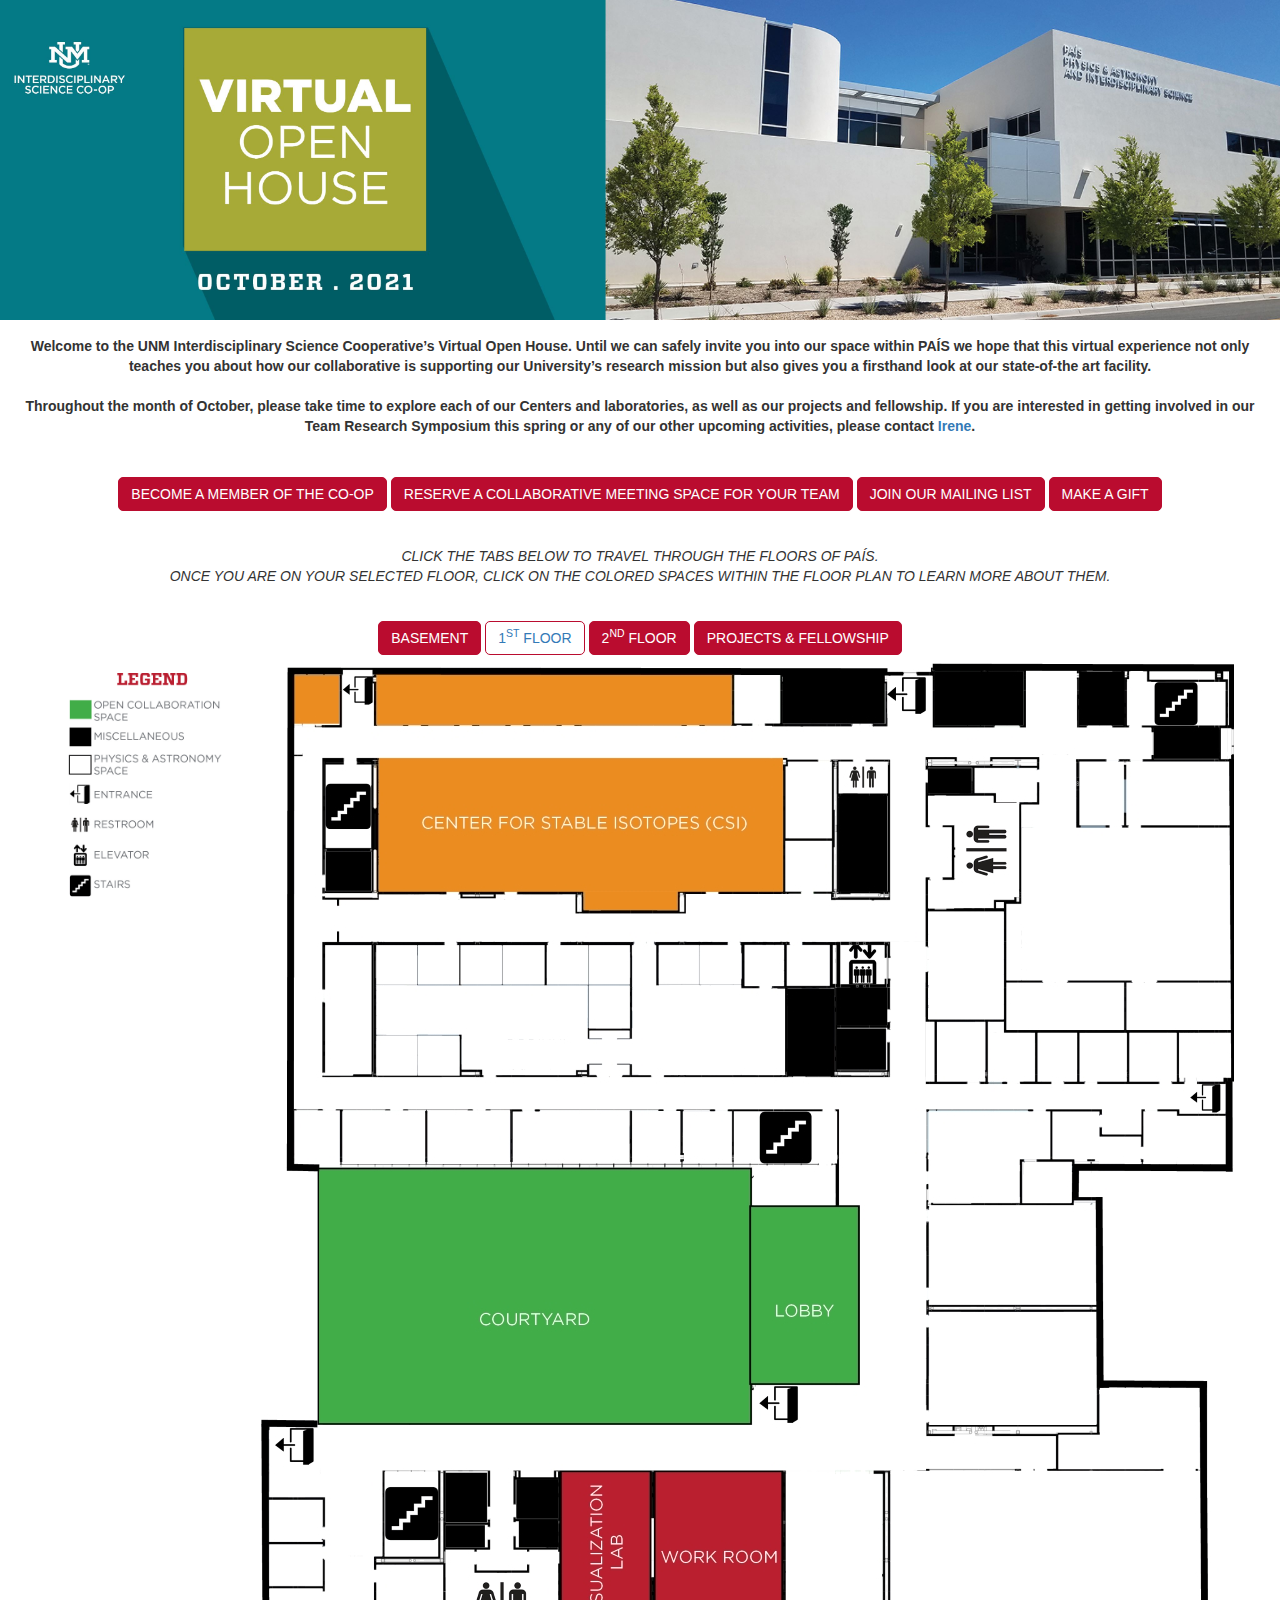
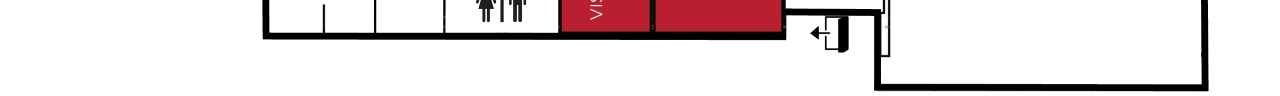
<file: index_975px.html>
<!DOCTYPE html>
<html lang="en">

<head>

<!-- Required meta tags -->
<meta charset="utf-8">
<meta name="viewport" content="width=device-width, initial-scale=1">

<title>UNM PAIS IS Co-op Open House 2021</title>

<script type="text/javascript" src="https://cdnjs.cloudflare.com/ajax/libs/jquery/3.2.1/jquery.min.js"></script>

<!-- Latest compiled and minified CSS -->
<link rel="stylesheet" href="https://stackpath.bootstrapcdn.com/bootstrap/3.4.1/css/bootstrap.min.css" integrity="sha384-HSMxcRTRxnN+Bdg0JdbxYKrThecOKuH5zCYotlSAcp1+c8xmyTe9GYg1l9a69psu" crossorigin="anonymous">

<!-- Latest compiled and minified JavaScript -->
<script src="https://stackpath.bootstrapcdn.com/bootstrap/3.4.1/js/bootstrap.min.js" integrity="sha384-aJ21OjlMXNL5UyIl/XNwTMqvzeRMZH2w8c5cRVpzpU8Y5bApTppSuUkhZXN0VxHd" crossorigin="anonymous"></script>

<script src="js/wz_jsgraphics.js" type="text/javascript"></script>
<script src="js/mapper/mapper.js" type="text/javascript"></script>

<link rel="stylesheet" type="text/css" href="styles_openhouse.css">

</head>

<body> 
<img class="img-responsive" src="img/WEB_HERO_Open House.jpg" alt="WEB_HERO_Open House" >

<div class="alert alert-light text-center" role="alert" id="introDiv">
  <p><b>Welcome to the UNM Interdisciplinary Science Cooperative’s Virtual Open House. Until we can safely invite you 
into our space within PAÍS we hope that this virtual experience not only teaches you about how our 
collaborative is supporting our University’s research mission but also gives you a firsthand look at our state-of-the art facility.
<br/><br/>Throughout the month of October, please take time to explore each of our Centers and laboratories, as well as our projects and fellowship. 
If you are interested in getting involved in our Team Research Symposium this spring or any of our other upcoming activities, please contact <a href = "mailto: igray@unm.edu">Irene</a>.</b></p>
</div>

<div class="text-center">
<div class="btn-group" role="group">
  <a href="https://isco-op.unm.edu/community/membership.html" target="_blank" class="btn btn-primary" >BECOME A MEMBER OF THE CO-OP</a>
  <a href="https://isco-op.unm.edu/meeting-space/room-request.html" target="_blank" class="btn btn-primary" >RESERVE A COLLABORATIVE MEETING SPACE FOR YOUR TEAM</a>
  <a href="https://forms.unm.edu/forms/newsletter_mailing_list_signup" target="_blank" class="btn btn-primary" >JOIN OUR MAILING LIST</a>
  <a href="https://isco-op.unm.edu/community/giving-opportunities.html" target="_blank" class="btn btn-primary" >MAKE A GIFT</a>
</div>
</div>

<p id="tabs"></p>

<p class="text-center"><i><br>CLICK THE TABS BELOW TO TRAVEL THROUGH THE FLOORS OF PAÍS.<br> ONCE YOU ARE ON YOUR SELECTED
FLOOR, CLICK ON THE COLORED SPACES WITHIN THE FLOOR PLAN TO LEARN MORE ABOUT THEM.<br><br></i></p>


<div class="text-center">
    <div class="btn-group" role="group">
        <a href="index0_975px.html#tabs" class="btn btn-primary">BASEMENT</a>
        <a href="index_975px.html#tabs" id="active" class="btn btn-outline-primary">1<sup>ST</sup> FLOOR</a>
        <a href="index2_975px.html#tabs" class="btn btn-primary">2<sup>ND</sup> FLOOR</a>
        <a href="indexpf.html#tabs" class="btn btn-primary">PROJECTS & FELLOWSHIP</a>
    </div>
</div>


<div style="display: flex; justify-content: center;">
    <div class="col-md-2">
        <img class="img-responsive" src="img/Floor Plan Legend.jpg" alt="legend" >
    </div>
    <div class="col-md-10">
        <!-- Image Map Generated by http://www.image-map.net/ -->
        <img class="mapper img-responsive" src="img/L1_V2_975px.jpg" alt="1st floor" width="975" usemap="#image-map1">
    </div>
</div>

<map name="image-map1">
    <area alt="Viz Lab" data-toggle="modal" data-target="#vizlab" href="#" coords="302,810,392,970" shape="rect" class="mapper showcoords iborder3320ff icolorffffff" >
    <area alt="Work Room" data-toggle="modal" data-target="#workroom" href="#" coords="397,810,523,974" shape="rect" class="mapper showcoords iborder3320ff icolorffffff" >
    <area alt="Courtyard" data-toggle="modal" data-target="#courtyard" href="#" coords="60,507,489,762" shape="rect" class="mapper showcoords iborder3320ff icolorffffff" >
    <area alt="Lobby 1st Floor" data-toggle="modal" data-target="#lobby1" href="#" coords="491,546,600,723" shape="rect" class="mapper showcoords iborder3320ff icolorffffff" >
    <area alt="csi0" data-toggle="modal" data-target="#csi" href="#" coords="34,15,80,63" shape="rect" id="csi0" class="mapper showcoords iborder3320ff icolorffffff" rel="csi1,csi2">
    <area alt="csi1" data-toggle="modal" data-target="#csi" href="#" coords="116,13,472,64" shape="rect" id="csi1" class="mapper showcoords iborder3320ff icolorffffff" rel="csi0,csi2">
    <area alt="csi2" data-toggle="modal" data-target="#csi" href="#" coords="118,96,526,99,524,231,420,231,420,251,325,250,325,233,119,232" shape="poly" id="csi2" class="mapper showcoords iborder3320ff icolorffffff" rel="csi0,csi1">
</map>

<div class="modal fade" id="vizlab" tabindex="-1" aria-labelledby="vizlab" aria-hidden="true">
  <div class="modal-dialog ">
    <div class="modal-content">
      <div class="modal-header">
        <button type="button" class="close" data-dismiss="modal" aria-label="Close">&times;</button>
        <h5 class="modal-title">Visualization Lab</h5>
      </div>
      <div class="modal-body">

          <img class="img-responsive" src="img/1st Floor/VizLab1.jpg" /> 
          
          <div>
            <a href="https://isco-op.unm.edu/meeting-space/visualization-lab.html" class="btn btn-primary" target="_blank">Website</a>
            <a href="https://isco-op.unm.edu/meeting-space/room-request.html" class="btn btn-primary" target="_blank">Reserve the Space</a>
          </div>
          <p>This isn't your average video wall - it's a groundbreaking visualization environment that brings big understanding to big data. With a 150,000,000 pixel resolution (23,040 x 6480), anything is possible.</p>

          <ul>
            <li>18 4K monitors that can be used as one screen or separately</li>
            <li>8 tables with charging stations</li>
            <li>Seating for up to 20 people</li>
            <li>3 large white boards</li>
            <li>Window shades for privacy, if needed</li>
            <li>Blazing fast Wi-Fi</li>
          </ul>
          <p style="text-align:center;">
          <img class="thumbnail" src="img/1st Floor/VizLab2.jpg" /> 
          </p>
        
      </div>
      <div class="modal-footer">
        <button type="button" class="btn btn-secondary" data-dismiss="modal">Close</button>
      </div>
    
    </div>
  </div>
</div>

<div class="modal fade" id="workroom" tabindex="-1" aria-labelledby="workroom" aria-hidden="true">
  <div class="modal-dialog">
    <div class="modal-content">
      <div class="modal-header">
        <button type="button" class="close" data-dismiss="modal" aria-label="Close">&times;</button>
        <h5 class="modal-title">Work Room</h5>
      </div>
      <div class="modal-body">
  <img  class="img-responsive" src="img/1st Floor/Work Room.jpg" /> 

  <div>
    <a href="https://isco-op.unm.edu/meeting-space/work-room.html" class="btn btn-primary" target="_blank">Website</a>
    <a href="https://isco-op.unm.edu/meeting-space/room-request.html" class="btn btn-primary" target="_blank">Reserve the Space</a>
  </div>
  <p>Break into groups in the work room for code training or bring everyone together for a presentation. The Visualization Lab in the adjoining room also opens into this space, turning the incredible display next door from a research tool into a research training tool. </p>

  <ul>
    <li>One electronic screen with projector</li>
    <li>Seating for up to 40 people</li>
    <li>2 walls of white boards</li>
    <li>Window shades for privacy, if needed</li>
    <li>Complimentary Wi-Fi</li>
  </ul> 
        
      </div>
      <div class="modal-footer">
        <button type="button" class="btn btn-secondary" data-dismiss="modal">Close</button>
      </div>
    
    </div>
  </div>
</div>

<div class="modal fade" id="courtyard" tabindex="-1" aria-labelledby="courtyard" aria-hidden="true">
  <div class="modal-dialog">
    <div class="modal-content">
      <div class="modal-header">
        <button type="button" class="close" data-dismiss="modal" aria-label="Close">&times;</button>
        <h5 class="modal-title"><h5 class="modal-title">PAÍS Courtyard</h5>
      </div>
      <div class="modal-body">
  <img  class="img-responsive" src="img/1st Floor/Courtyard.jpg" /> 

  <p>Everyone who enters PAÍS from the west entrance is greeted to a welcoming sitting area that can be used for group work, to relax, or even for private events (please contact <a href = "mailto: igray@unm.edu">Irene Gray</a> if you are interested in reserving the space). </p>
    
      </div>
      <div class="modal-footer">
        <button type="button" class="btn btn-secondary" data-dismiss="modal">Close</button>
      </div>
    
    </div>
  </div>
</div>

<div class="modal fade" id="lobby1" tabindex="-1" aria-labelledby="lobby1" aria-hidden="true">
  <div class="modal-dialog">
    <div class="modal-content">
      <div class="modal-header">
        <button type="button" class="close" data-dismiss="modal" aria-label="Close">&times;</button>
        <h5 class="modal-title">1<sup>st</sup> Floor Lobby</h5>
      </div>
      <div class="modal-body">
  <img  class="img-responsive" src="img/1st Floor/Lobby_1st_Floor.jpg" /> 

  <p>PAÍS was built with the intent to bring people together and the spaces within it reflect this throughout. Brightly colored areas, like the Lobby, indicate open areas within the building that anyone is welcome to collaborate in at any given moment. No reservation required. White boards, tables, and USB ports are all available in these spaces and everyone has access to the Wi-Fi within the building to expand upon their ideas.
    <br><br> Across from the Lobby is one of our newest installations, the PAÍS donor wall. As a thank you to those who helped make the building and the programs within it possible, the donor wall stands as a testament to the power of people coming together to create change.
  </p>
  <p style="text-align:center;">
  <img class="thumbnail" src="img/1st Floor/Donor Wall.jpg" /> 
  </p>
  <h4 style="text-align:center;">Donor Wall</h4>
        
      </div>
      <div class="modal-footer">
        <button type="button" class="btn btn-secondary" data-dismiss="modal">Close</button>
      </div>
    
    </div>
  </div>
</div>

<div class="modal fade" id="csi" tabindex="-1" aria-labelledby="csi" aria-hidden="true">
  <div class="modal-dialog">
    <div class="modal-content">
      <div class="modal-header">
        <button type="button" class="close" data-dismiss="modal" aria-label="Close">&times;</button>
        <h5 class="modal-title">Center for Stable Isotopes</h5>
      </div>
      <div class="modal-body">
  <img  class="img-responsive" src="img/1st Floor/CSI/CSI2.JPG" />
  <div class="btn-group">
    <a href="https://isco-op.unm.edu/centers/csi.html" class="btn btn-primary" target="_blank">Website</a>
    <button class="btn btn-primary" data-target="#secondModal_csi" data-toggle="modal">Video</button>
    <div class="btn-group">
        <button class="btn btn-primary dropdown-toggle" type="button" id="dropdown-csi" data-toggle="dropdown" aria-expanded="false">News
            <span class="caret"></span></button>
          <ul class="dropdown-menu" aria-labelledby="dropdown-csi">
            <li><a class="dropdown-item" href="https://isco-op.unm.edu/community/news/internationally-recognized-short-course-makes-its-new-home-at-unm.html" target="_blank">Nationally Recognized Short Course Makes Its Home at UNM</a></li>
            <li><a class="dropdown-item" href="https://isco-op.unm.edu/community/news/csi-awarded-three-year-nsf-collaborative-grant.html" target="_blank">CSI Awarded Three-Year NSF Collaborative Grant</a></li>
          </ul>
    </div>
  </div>
    
  <p>As one of the largest stable isotope centers in the United States in terms of instrumentation and cutting-edge analytical capabilities, the Center for Stable Isotopes (CSI) collaborates with approximately 50 universities and research institutions throughout the world on their research. Within this lab, applications range from routine analyses to complex, state-of-the-art measurements that are done in only a handful of other laboratories around the world.</p>
  <p style="text-align:center;" >
  <img class="thumbnail" src="img/1st Floor/CSI/CSI1.jpg" />
  <img class="thumbnail" src="img/1st Floor/CSI/CSI3.jpg" />
  <img class="thumbnail" src="img/1st Floor/CSI/IsoCamp1.jpg" />
  <img class="thumbnail" src="img/1st Floor/CSI/Rock.JPG" />
  </p>
      </div>
      <div class="modal-footer">
        <button type="button" class="btn btn-secondary" data-dismiss="modal">Close</button>
      </div>
    
    </div>
  </div>
</div>

<div class="modal fade" id="secondModal_csi" tabindex="-1" aria-labelledby="secondModal_csi" aria-hidden="true">
  <div class="modal-dialog modal-lg">
    <div class="modal-content">
      <div class="modal-header">
        <button type="button" class="close" data-dismiss="modal" aria-label="Close">&times;</button>
      </div>
      <div class="modal-body">
<div class="embed-responsive embed-responsive-16by9">
            <iframe src="https://www.youtube.com/embed/tqtH-FIS2h8" frameborder="0" allowfullscreen></iframe>
 </div>
      </div>    
    </div>
  </div>
</div>


</body> 
</html>
</file>
<file: styles_openhouse.css>
.thumbnail {
  width: 40%;
  height: auto;
  display: inline-block;
  z-index:999;
  cursor: pointer;
  -webkit-transition-property: all;
  -webkit-transition-duration: 0.3s;
  -webkit-transition-timing-function: ease;
}
.thumbnail:hover {
    transform: scale(2);
}

.button, #active {
    background-color:white !important;
}

.button, .btn {
    background-color:#ba0c2f !important;
    border-color: #ba0c2f  !important;
    border-radius: 5px !important;
}

.btn:hover {
    background-color:#007a86 !important;
    border-color: #007a86 !important;
}

.btn-group .btn {
    margin-right: 5px;
    margin-top: 5px;
    margin-bottom: 5px;
}

.btn-group .btn:last-child{
    margin-right: 0;
}

h5 {
    font-weight: bold;
}

#introDiv {
    background-color:white !important;
}
</file>
